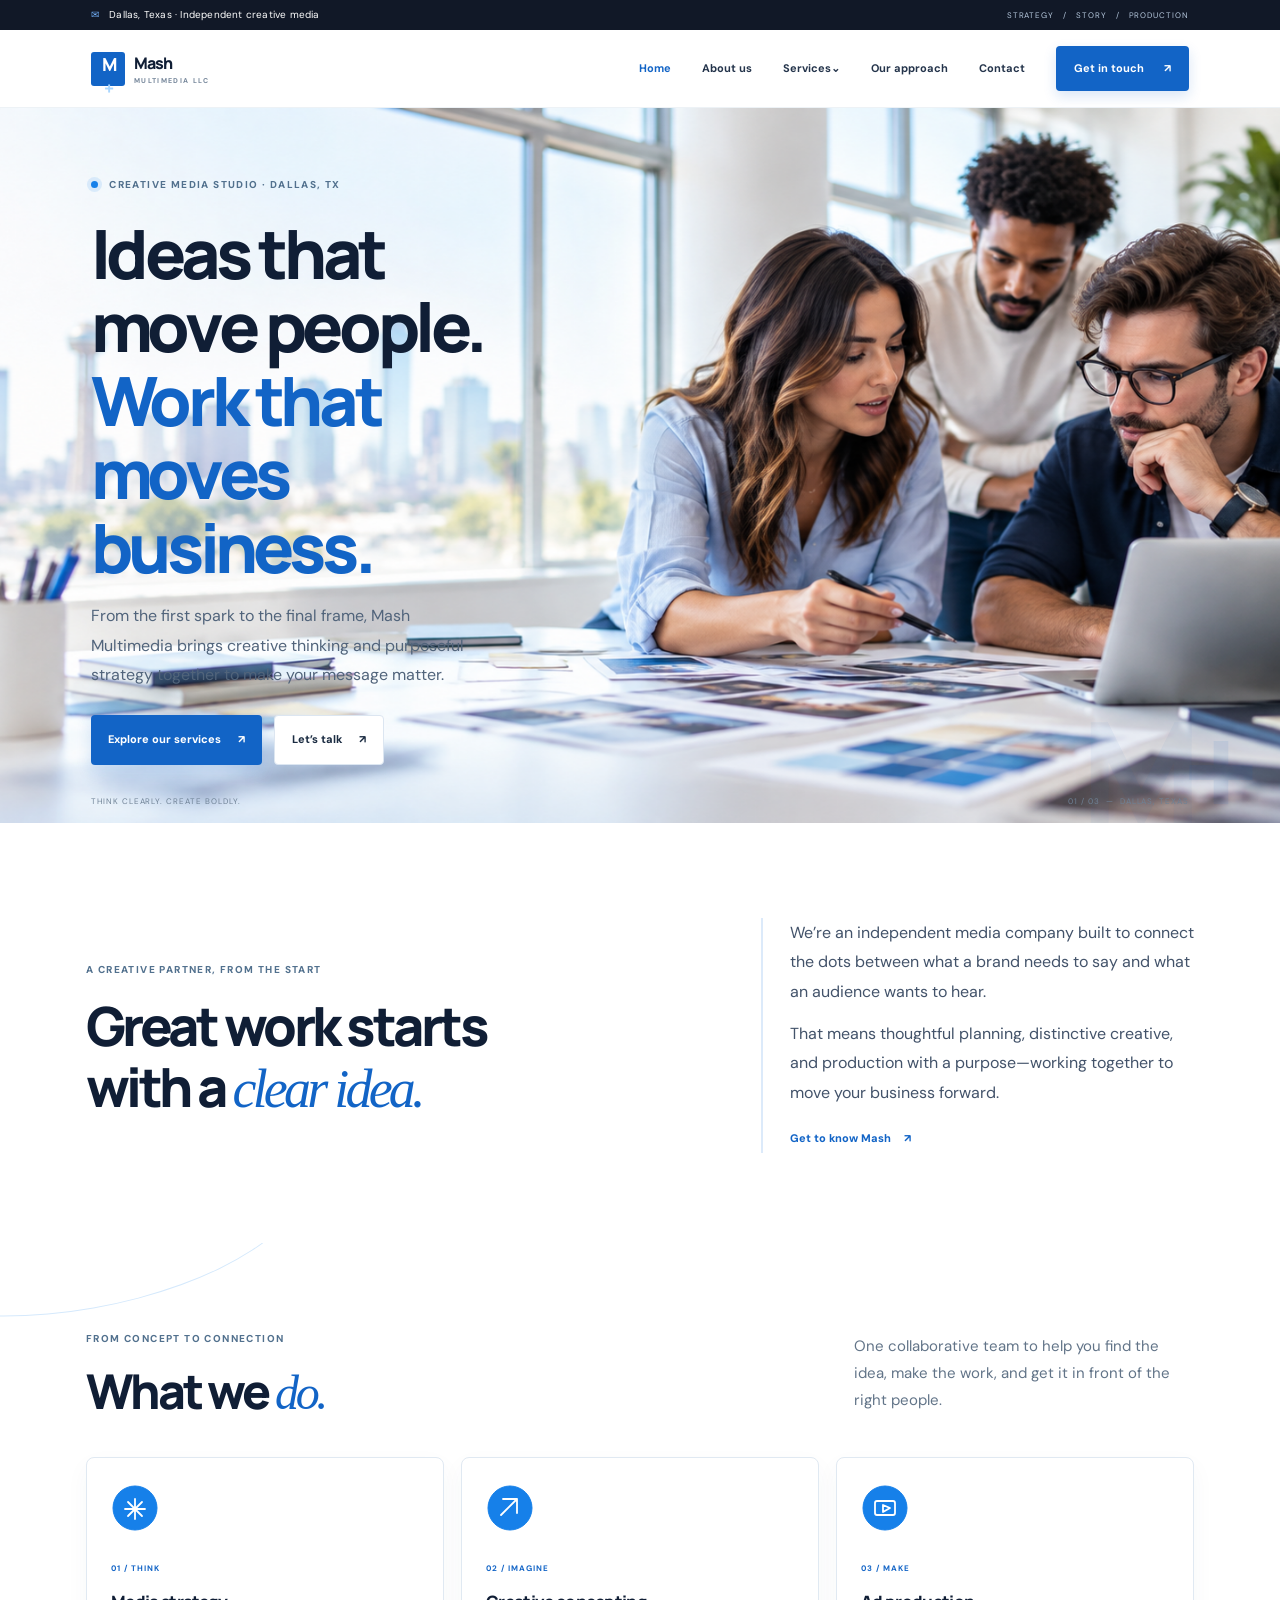
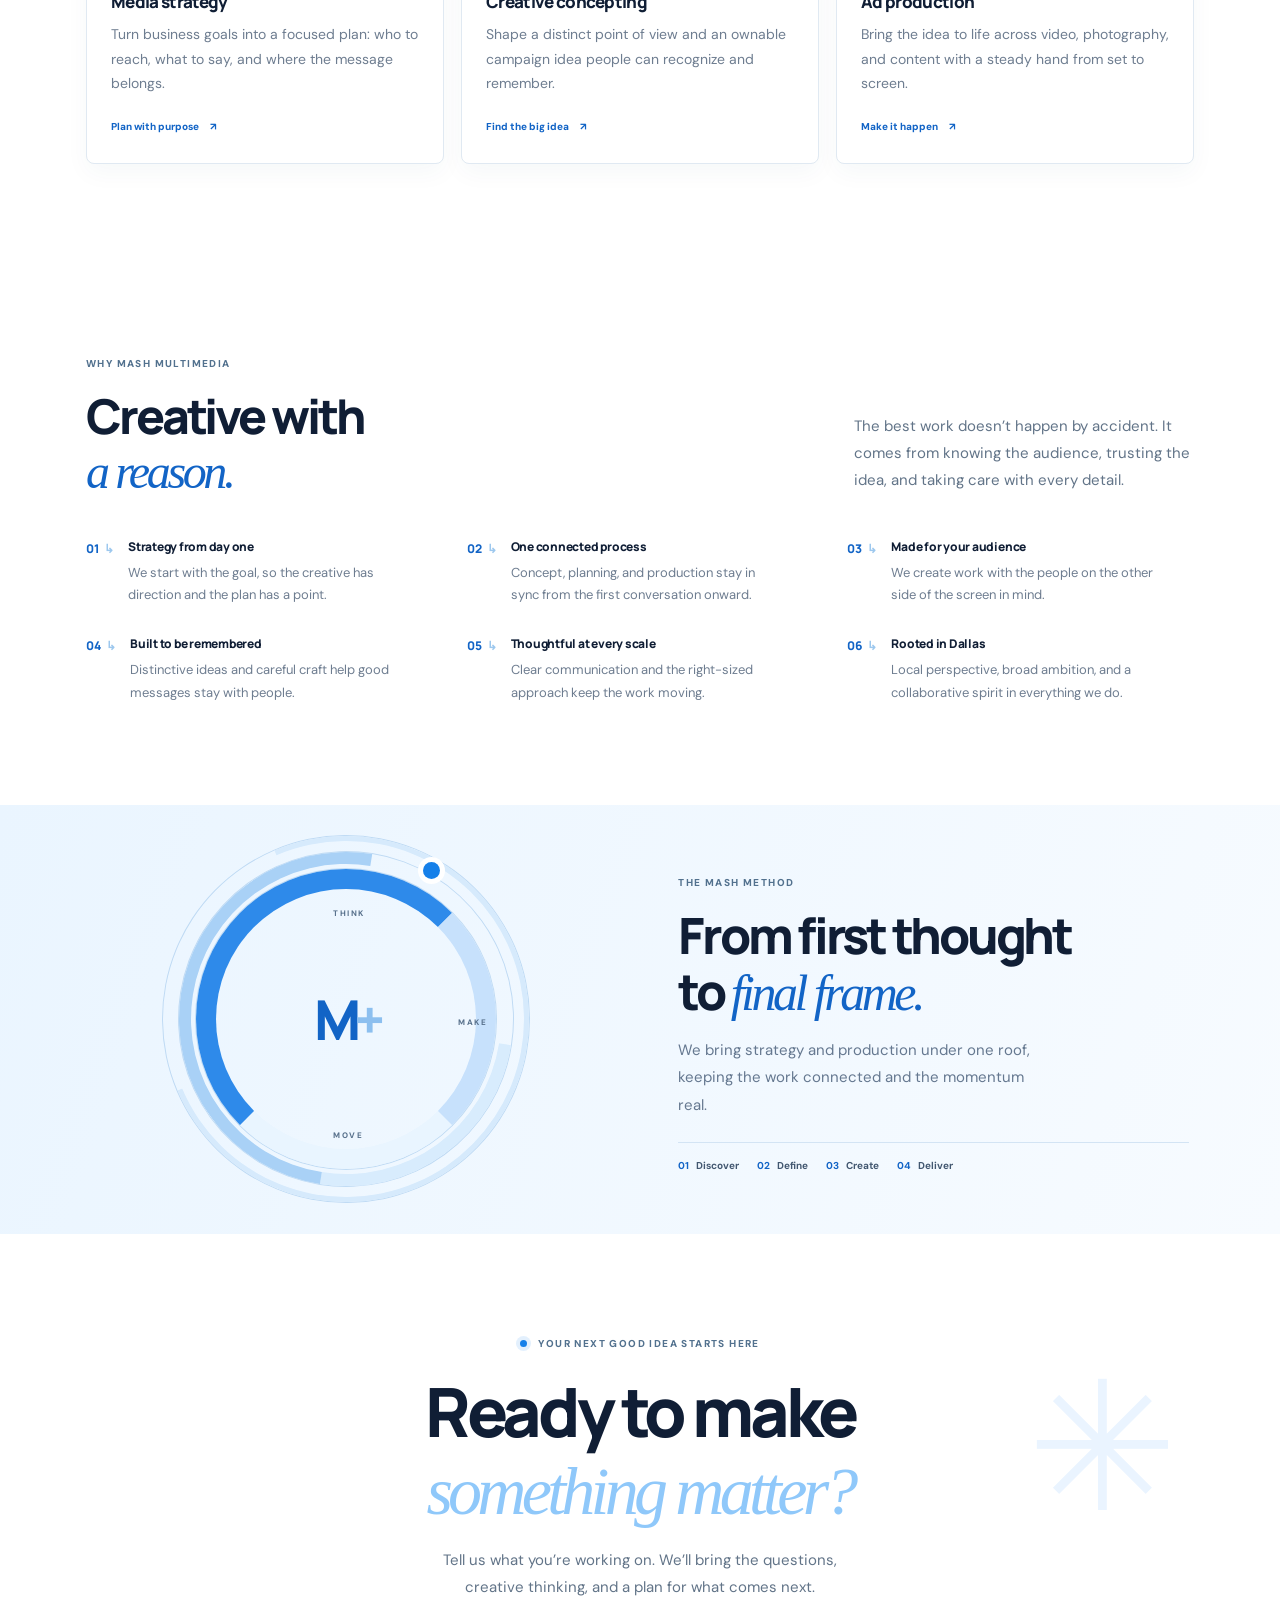
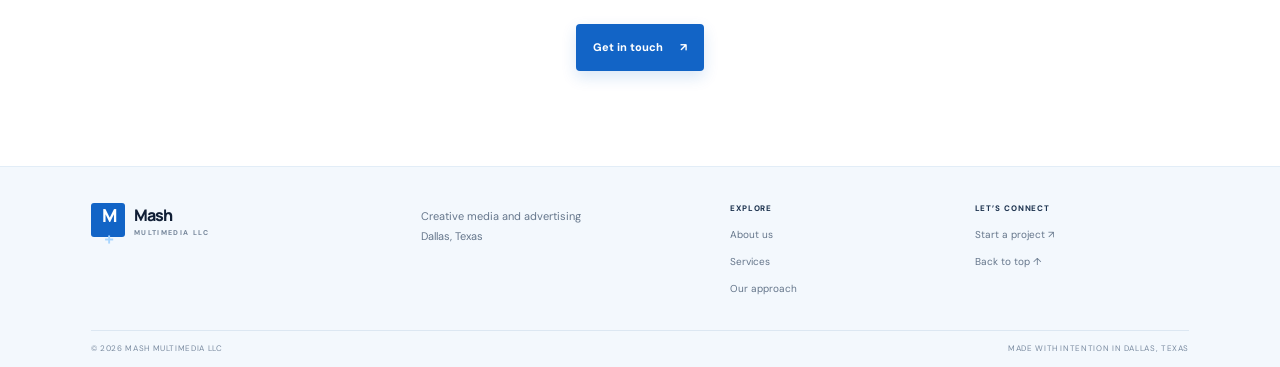
<file: index.html>
<!doctype html>
<html lang="en">
<head>
  <meta charset="utf-8">
  <meta name="viewport" content="width=device-width, initial-scale=1">
  <meta name="theme-color" content="#ffffff">
  <meta name="description" content="Mash Multimedia is a Dallas-based creative media company bringing ideas to life through advertising, production, and media strategy.">
  <title>Mash Multimedia — Creative with a clear direction</title>
  <link rel="preconnect" href="https://fonts.googleapis.com">
  <link rel="preconnect" href="https://fonts.gstatic.com" crossorigin>
  <link href="https://fonts.googleapis.com/css2?family=DM+Sans:wght@400;500;600;700;800&family=Manrope:wght@400;500;600;700;800&display=swap" rel="stylesheet">
  <link rel="stylesheet" href="styles.css">
</head>
<body>
  <div class="utility-bar"><span><i>✉</i> Dallas, Texas · Independent creative media</span><span class="utility-right">STRATEGY&nbsp;&nbsp; / &nbsp;&nbsp;STORY&nbsp;&nbsp; / &nbsp;&nbsp;PRODUCTION</span></div>
  <header class="site-header">
    <a class="brand" href="#top" aria-label="Mash Multimedia home"><span class="brand-mark">M<span>+</span></span><span class="brand-name">Mash<small>MULTIMEDIA LLC</small></span></a>
    <button class="menu-toggle" aria-expanded="false" aria-controls="primary-nav" aria-label="Open navigation"><span></span><span></span><span></span></button>
    <nav id="primary-nav" class="primary-nav" aria-label="Main navigation">
      <a class="active" href="index.html">Home</a><a href="about.html">About us</a><a href="services.html">Services⌄</a><a href="approach.html">Our approach</a><a href="contact.html">Contact</a>
      <a class="nav-cta" href="contact.html">Get in touch <span>↗</span></a>
    </nav>
  </header>

  <main id="top">
    <section class="hero">
      <div class="hero-photo" role="img" aria-label="Creative team planning an advertising campaign in a bright studio"></div>
      <div class="hero-wash"></div>
      <div class="hero-copy">
        <p class="eyebrow"><span class="blue-dot"></span> CREATIVE MEDIA STUDIO · DALLAS, TX</p>
        <h1>Ideas that<br>move people.<br><span>Work that moves</span><br><span>business.</span></h1>
        <p class="hero-intro">From the first spark to the final frame, Mash Multimedia brings creative thinking and purposeful strategy together to make your message matter.</p>
        <div class="hero-actions"><a class="button button-blue" href="#services">Explore our services <span>↗</span></a><a class="button button-white" href="#contact">Let’s talk <span>↗</span></a></div>
      </div>
      <div class="hero-caption"><span>THINK CLEARLY. CREATE BOLDLY.</span><span>01 / 03 &nbsp;—&nbsp; DALLAS, TEXAS</span></div>
      <div class="hero-mark">M<span>+</span></div>
    </section>

    <section class="intro section-wrap" id="about">
      <div class="intro-title"><p class="eyebrow">A CREATIVE PARTNER, FROM THE START</p><h2>Great work starts<br>with a <em>clear idea.</em></h2></div>
      <div class="intro-body"><p>We’re an independent media company built to connect the dots between what a brand needs to say and what an audience wants to hear.</p><p>That means thoughtful planning, distinctive creative, and production with a purpose—working together to move your business forward.</p><a class="arrow-link" href="#approach">Get to know Mash <span>↗</span></a></div>
    </section>

    <section class="services" id="services">
      <div class="section-wrap">
        <div class="section-heading"><div><p class="eyebrow">FROM CONCEPT TO CONNECTION</p><h2>What we <em>do.</em></h2></div><p>One collaborative team to help you find the idea, make the work, and get it in front of the right people.</p></div>
        <div class="service-grid">
          <article class="service-card"><div class="service-icon"><svg viewBox="0 0 48 48" aria-hidden="true"><circle cx="24" cy="24" r="22"/><path d="M14 25h20M24 15v20M17 18l14 14M31 18 17 32"/></svg></div><span class="card-number">01 / THINK</span><h3>Media strategy</h3><p>Turn business goals into a focused plan: who to reach, what to say, and where the message belongs.</p><a href="#contact">Plan with purpose <span>↗</span></a></article>
          <article class="service-card"><div class="service-icon"><svg viewBox="0 0 48 48" aria-hidden="true"><circle cx="24" cy="24" r="22"/><path d="M15 31 31 15M17 15h14v14"/></svg></div><span class="card-number">02 / IMAGINE</span><h3>Creative concepting</h3><p>Shape a distinct point of view and an ownable campaign idea people can recognize and remember.</p><a href="#contact">Find the big idea <span>↗</span></a></article>
          <article class="service-card"><div class="service-icon"><svg viewBox="0 0 48 48" aria-hidden="true"><circle cx="24" cy="24" r="22"/><rect x="14" y="17" width="20" height="14" rx="2"/><path d="m22 21 7 3-7 4z"/></svg></div><span class="card-number">03 / MAKE</span><h3>Ad production</h3><p>Bring the idea to life across video, photography, and content with a steady hand from set to screen.</p><a href="#contact">Make it happen <span>↗</span></a></article>
        </div>
      </div>
    </section>

    <section class="why section-wrap" id="approach">
      <div class="section-heading"><div><p class="eyebrow">WHY MASH MULTIMEDIA</p><h2>Creative with<br><em>a reason.</em></h2></div><p>The best work doesn’t happen by accident. It comes from knowing the audience, trusting the idea, and taking care with every detail.</p></div>
      <div class="why-grid">
        <article><span>01</span><div><h3>Strategy from day one</h3><p>We start with the goal, so the creative has direction and the plan has a point.</p></div></article>
        <article><span>02</span><div><h3>One connected process</h3><p>Concept, planning, and production stay in sync from the first conversation onward.</p></div></article>
        <article><span>03</span><div><h3>Made for your audience</h3><p>We create work with the people on the other side of the screen in mind.</p></div></article>
        <article><span>04</span><div><h3>Built to be remembered</h3><p>Distinctive ideas and careful craft help good messages stay with people.</p></div></article>
        <article><span>05</span><div><h3>Thoughtful at every scale</h3><p>Clear communication and the right-sized approach keep the work moving.</p></div></article>
        <article><span>06</span><div><h3>Rooted in Dallas</h3><p>Local perspective, broad ambition, and a collaborative spirit in everything we do.</p></div></article>
      </div>
    </section>

    <section class="process-band"><div class="process-orbit"><span class="orbit-core">M<span>+</span></span><i class="orbit-dot"></i><b>THINK</b><small>MAKE</small><em>MOVE</em></div><div class="process-copy"><p class="eyebrow">THE MASH METHOD</p><h2>From first thought<br>to <em>final frame.</em></h2><p>We bring strategy and production under one roof, keeping the work connected and the momentum real.</p><div class="process-steps"><span><b>01</b> Discover</span><span><b>02</b> Define</span><span><b>03</b> Create</span><span><b>04</b> Deliver</span></div></div></section>

    <section class="closing" id="contact"><p class="eyebrow"><span class="blue-dot"></span> YOUR NEXT GOOD IDEA STARTS HERE</p><h2>Ready to make<br><em>something matter?</em></h2><p>Tell us what you’re working on. We’ll bring the questions, creative thinking, and a plan for what comes next.</p><a class="button button-blue" href="mailto:YOUR_EMAIL_HERE?subject=Let%E2%80%99s%20talk%20about%20a%20project">Get in touch <span>↗</span></a><span class="closing-spark">✳</span></section>
  </main>
  <footer class="site-footer"><div class="footer-main"><a class="brand" href="index.html"><span class="brand-mark">M<span>+</span></span><span class="brand-name">Mash<small>MULTIMEDIA LLC</small></span></a><p>Creative media and advertising<br>Dallas, Texas</p><div class="footer-links"><b>EXPLORE</b><a href="about.html">About us</a><a href="services.html">Services</a><a href="approach.html">Our approach</a></div><div class="footer-links"><b>LET’S CONNECT</b><a href="contact.html">Start a project ↗</a><a href="#top">Back to top ↑</a></div></div><div class="footer-bottom"><span>© <span id="year"></span> MASH MULTIMEDIA LLC</span><span>MADE WITH INTENTION IN DALLAS, TEXAS</span></div></footer>
  <script src="script.js"></script>
</body>
</html>
</file>
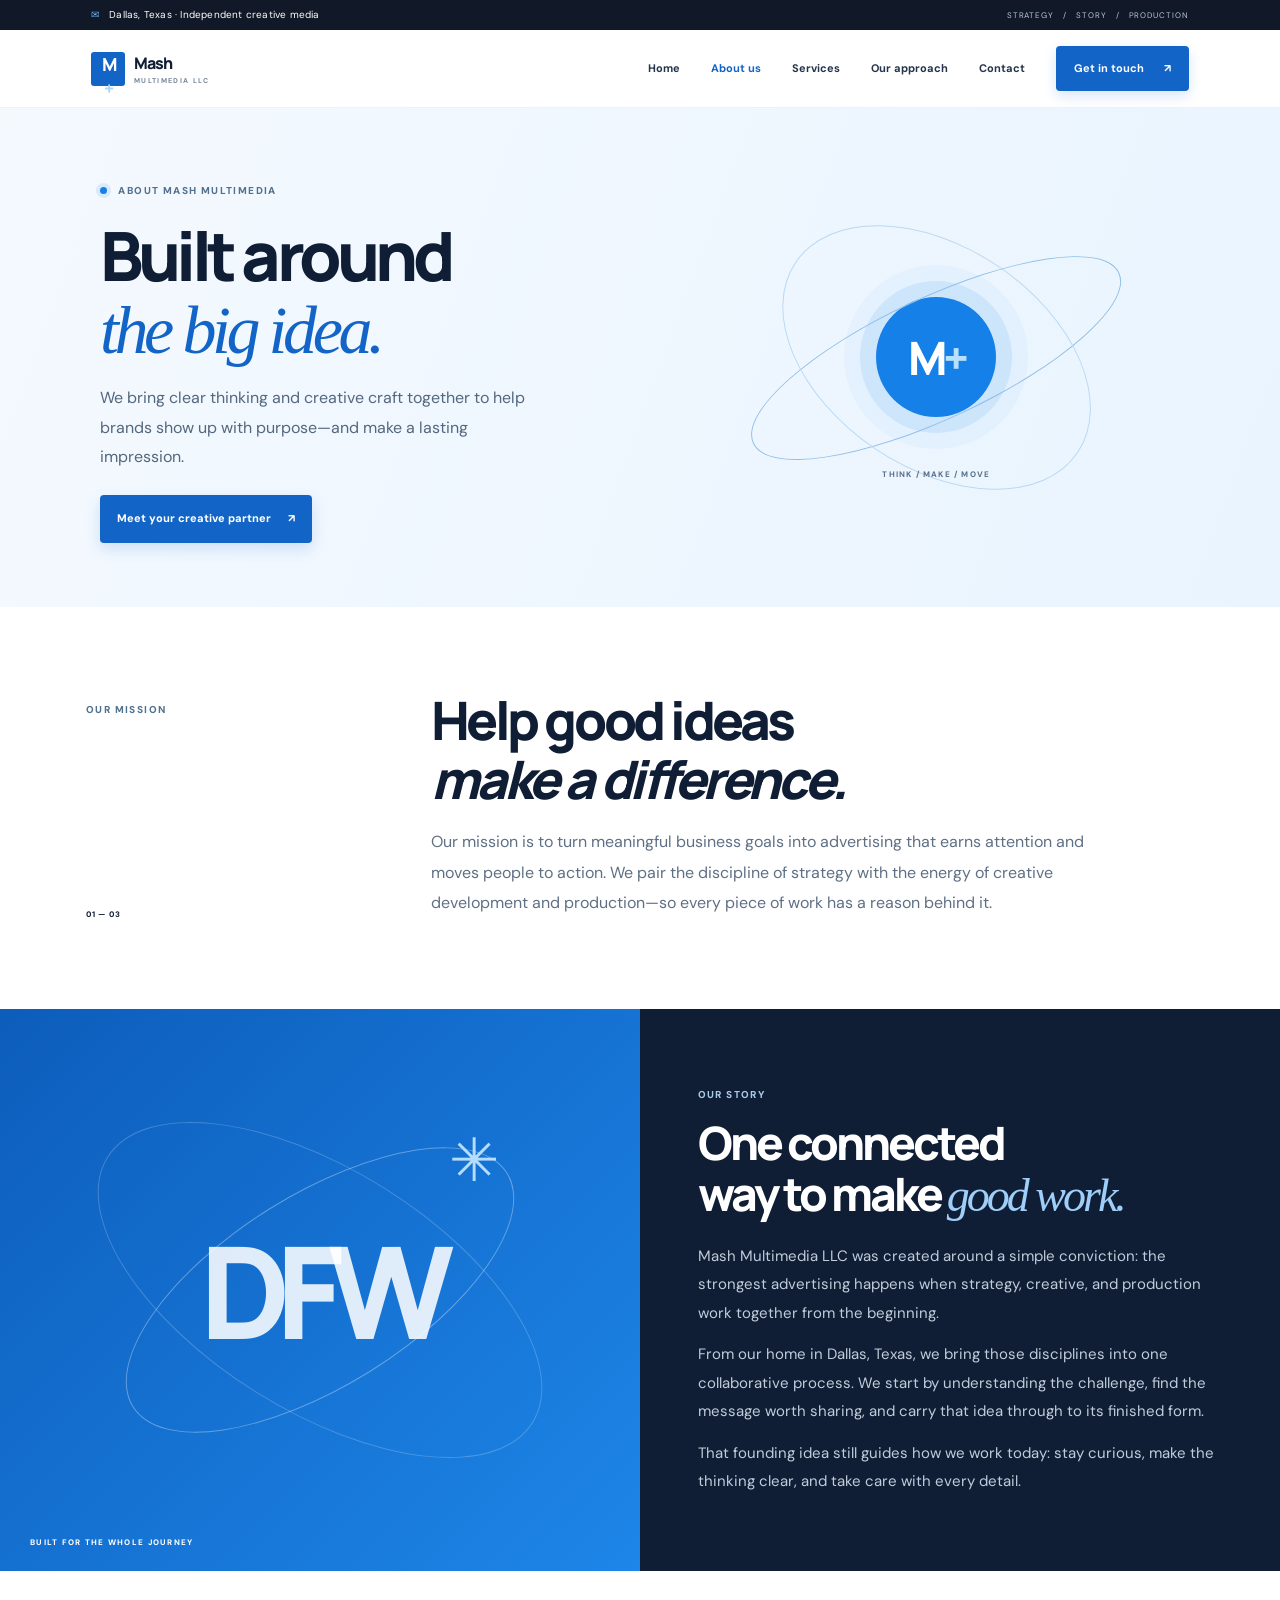
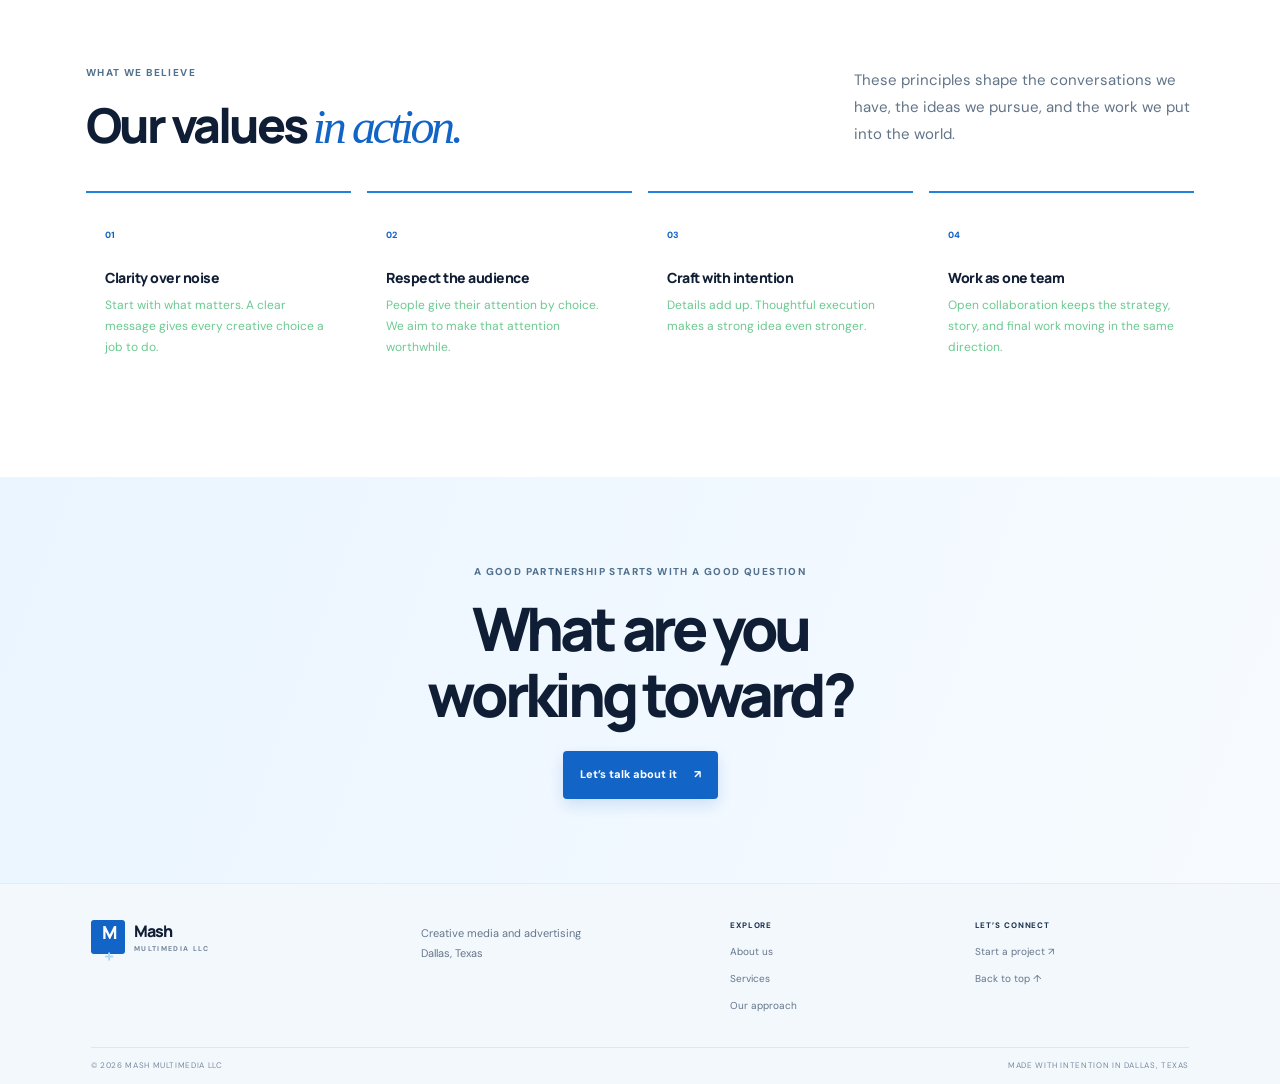
<file: about.html>
<!doctype html>
<html lang="en"><head><meta charset="utf-8"><meta name="viewport" content="width=device-width,initial-scale=1"><meta name="description" content="Meet Mash Multimedia, a Dallas creative media company connecting strategy, storytelling, and production."><title>About Us — Mash Multimedia</title><link rel="preconnect" href="https://fonts.googleapis.com"><link rel="preconnect" href="https://fonts.gstatic.com" crossorigin><link href="https://fonts.googleapis.com/css2?family=DM+Sans:wght@400;500;600;700;800&family=Manrope:wght@400;500;600;700;800&display=swap" rel="stylesheet"><link rel="stylesheet" href="styles.css"></head>
<body><div class="utility-bar"><span><i>✉</i> Dallas, Texas · Independent creative media</span><span class="utility-right">STRATEGY&nbsp;&nbsp; / &nbsp;&nbsp;STORY&nbsp;&nbsp; / &nbsp;&nbsp;PRODUCTION</span></div><header class="site-header"><a class="brand" href="index.html" aria-label="Mash Multimedia home"><span class="brand-mark">M<span>+</span></span><span class="brand-name">Mash<small>MULTIMEDIA LLC</small></span></a><button class="menu-toggle" aria-expanded="false" aria-controls="primary-nav" aria-label="Open navigation"><span></span><span></span><span></span></button><nav id="primary-nav" class="primary-nav" aria-label="Main navigation"><a href="index.html">Home</a><a class="active" href="about.html">About us</a><a href="services.html">Services</a><a href="approach.html">Our approach</a><a href="contact.html">Contact</a><a class="nav-cta" href="contact.html">Get in touch <span>↗</span></a></nav></header>
<main id="top"><section class="inner-hero about-hero"><div class="inner-hero-copy"><p class="eyebrow"><span class="blue-dot"></span> ABOUT MASH MULTIMEDIA</p><h1>Built around<br><em>the big idea.</em></h1><p>We bring clear thinking and creative craft together to help brands show up with purpose—and make a lasting impression.</p><a class="button button-blue" href="contact.html">Meet your creative partner <span>↗</span></a></div><div class="inner-hero-graphic"><span class="graphic-sun"></span><span class="graphic-ring ring-a"></span><span class="graphic-ring ring-b"></span><b>M<span>+</span></b><small>THINK / MAKE / MOVE</small></div></section>
<section class="mission section-wrap"><div class="mission-label"><p class="eyebrow">OUR MISSION</p><span>01 — 03</span></div><div><h2>Help good ideas<br><em>make a difference.</em></h2><p>Our mission is to turn meaningful business goals into advertising that earns attention and moves people to action. We pair the discipline of strategy with the energy of creative development and production—so every piece of work has a reason behind it.</p></div></section>
<section class="origin"><div class="origin-art"><span>DFW</span><i>✳</i><small>BUILT FOR THE WHOLE JOURNEY</small></div><div class="origin-copy"><p class="eyebrow">OUR STORY</p><h2>One connected<br>way to make <em>good work.</em></h2><p>Mash Multimedia LLC was created around a simple conviction: the strongest advertising happens when strategy, creative, and production work together from the beginning.</p><p>From our home in Dallas, Texas, we bring those disciplines into one collaborative process. We start by understanding the challenge, find the message worth sharing, and carry that idea through to its finished form.</p><p>That founding idea still guides how we work today: stay curious, make the thinking clear, and take care with every detail.</p></div></section>
<section class="values section-wrap"><div class="section-heading"><div><p class="eyebrow">WHAT WE BELIEVE</p><h2>Our values <em>in action.</em></h2></div><p>These principles shape the conversations we have, the ideas we pursue, and the work we put into the world.</p></div><div class="values-grid"><article><span>01</span><h3>Clarity over noise</h3><p>Start with what matters. A clear message gives every creative choice a job to do.</p></article><article><span>02</span><h3>Respect the audience</h3><p>People give their attention by choice. We aim to make that attention worthwhile.</p></article><article><span>03</span><h3>Craft with intention</h3><p>Details add up. Thoughtful execution makes a strong idea even stronger.</p></article><article><span>04</span><h3>Work as one team</h3><p>Open collaboration keeps the strategy, story, and final work moving in the same direction.</p></article></div></section>
<section class="page-cta"><p class="eyebrow">A GOOD PARTNERSHIP STARTS WITH A GOOD QUESTION</p><h2>What are you<br>working toward?</h2><a class="button button-blue" href="contact.html">Let’s talk about it <span>↗</span></a></section></main>
<footer class="site-footer"><div class="footer-main"><a class="brand" href="index.html"><span class="brand-mark">M<span>+</span></span><span class="brand-name">Mash<small>MULTIMEDIA LLC</small></span></a><p>Creative media and advertising<br>Dallas, Texas</p><div class="footer-links"><b>EXPLORE</b><a href="about.html">About us</a><a href="services.html">Services</a><a href="approach.html">Our approach</a></div><div class="footer-links"><b>LET’S CONNECT</b><a href="contact.html">Start a project ↗</a><a href="#top">Back to top ↑</a></div></div><div class="footer-bottom"><span>© <span id="year"></span> MASH MULTIMEDIA LLC</span><span>MADE WITH INTENTION IN DALLAS, TEXAS</span></div></footer><script src="script.js"></script></body></html>
</file>
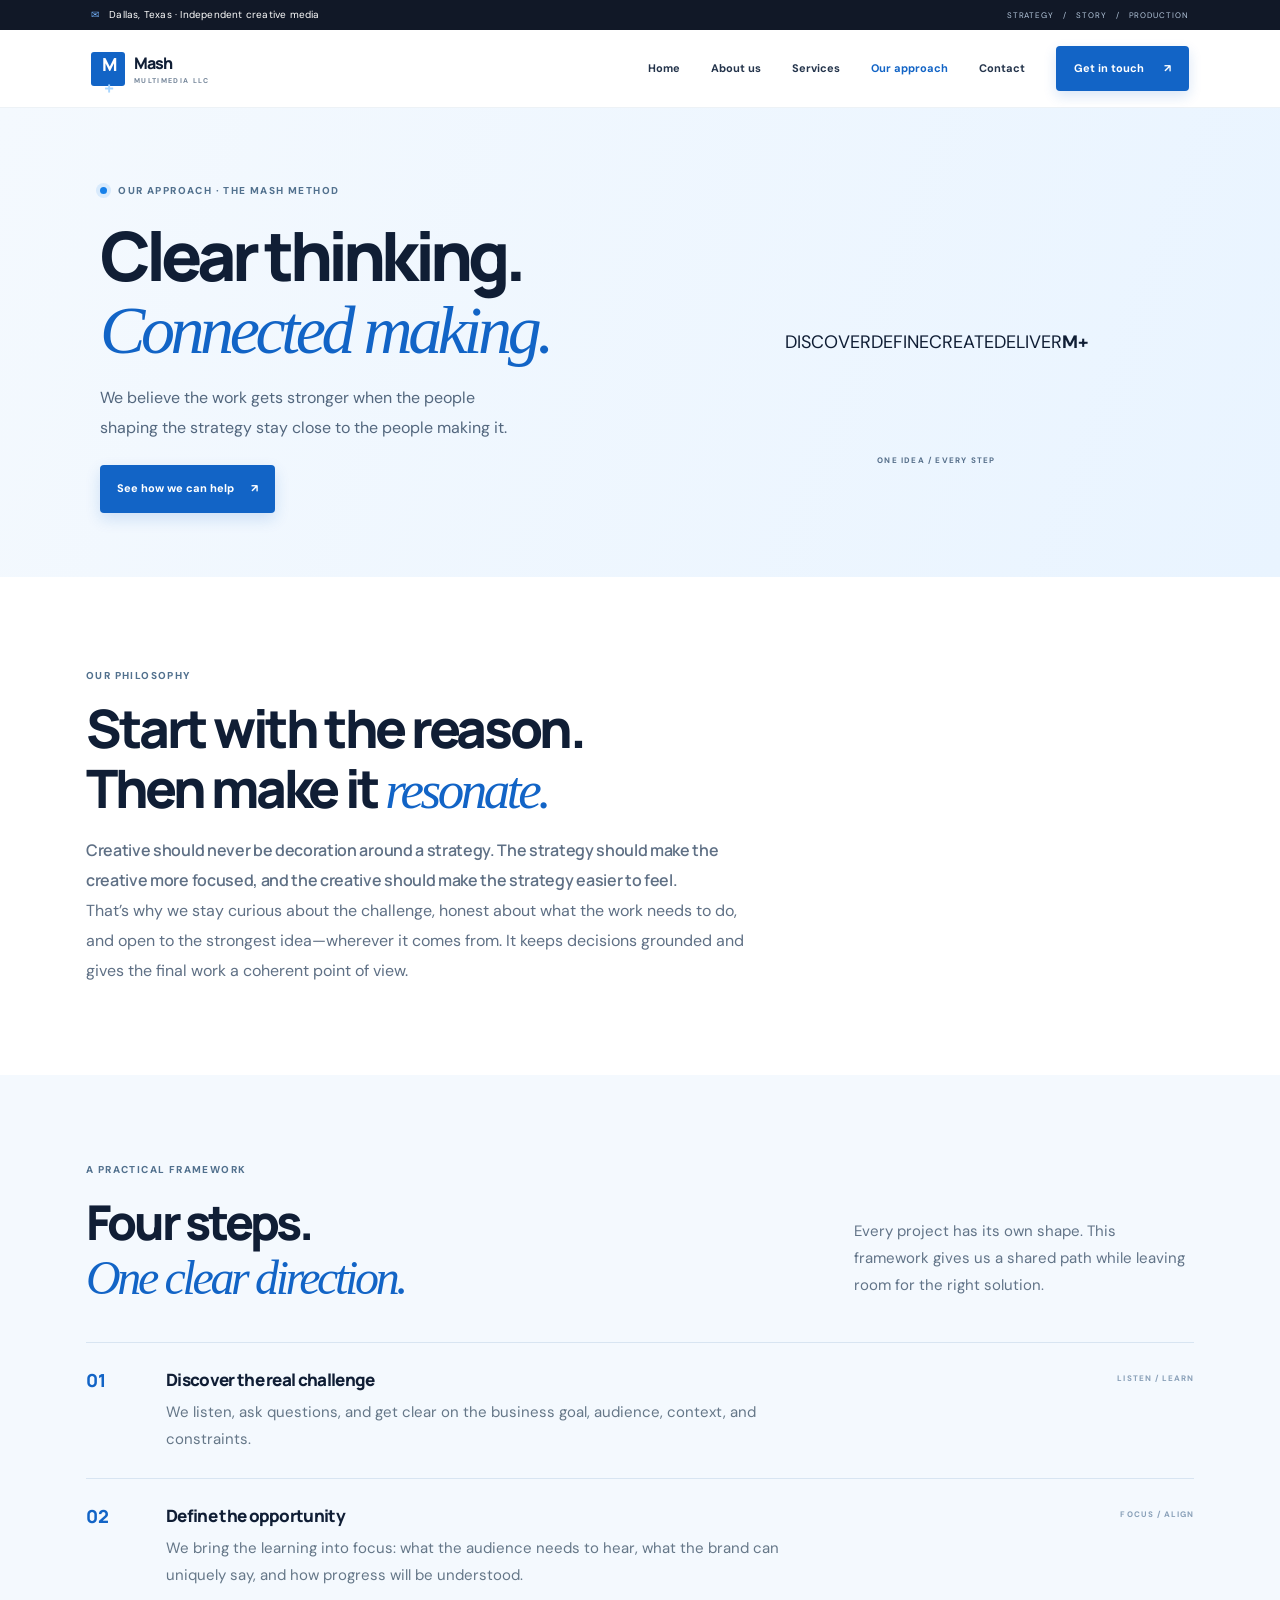
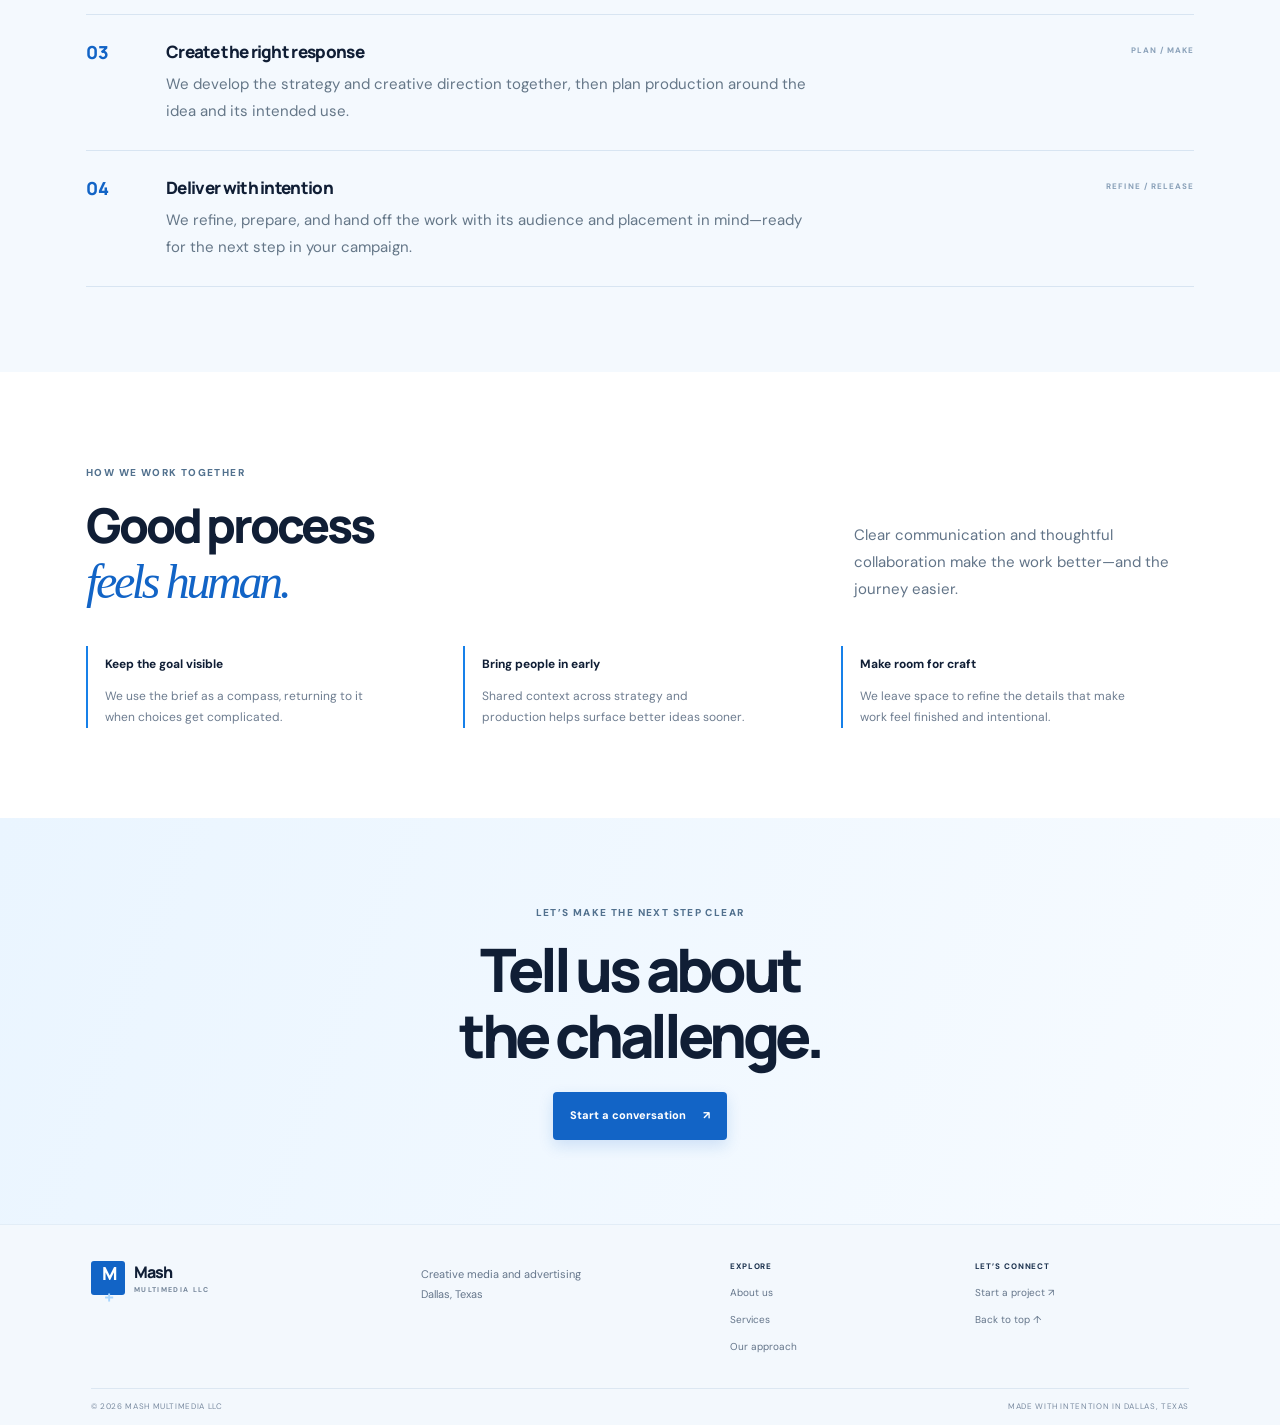
<file: approach.html>
<!doctype html>
<html lang="en"><head><meta charset="utf-8"><meta name="viewport" content="width=device-width,initial-scale=1"><meta name="description" content="See how Mash Multimedia connects strategy, creative development, and production in a focused process."><title>Our Approach — Mash Multimedia</title><link rel="preconnect" href="https://fonts.googleapis.com"><link rel="preconnect" href="https://fonts.gstatic.com" crossorigin><link href="https://fonts.googleapis.com/css2?family=DM+Sans:wght@400;500;600;700;800&family=Manrope:wght@400;500;600;700;800&display=swap" rel="stylesheet"><link rel="stylesheet" href="styles.css"></head>
<body><div class="utility-bar"><span><i>✉</i> Dallas, Texas · Independent creative media</span><span class="utility-right">STRATEGY&nbsp;&nbsp; / &nbsp;&nbsp;STORY&nbsp;&nbsp; / &nbsp;&nbsp;PRODUCTION</span></div><header class="site-header"><a class="brand" href="index.html" aria-label="Mash Multimedia home"><span class="brand-mark">M<span>+</span></span><span class="brand-name">Mash<small>MULTIMEDIA LLC</small></span></a><button class="menu-toggle" aria-expanded="false" aria-controls="primary-nav" aria-label="Open navigation"><span></span><span></span><span></span></button><nav id="primary-nav" class="primary-nav" aria-label="Main navigation"><a href="index.html">Home</a><a href="about.html">About us</a><a href="services.html">Services</a><a class="active" href="approach.html">Our approach</a><a href="contact.html">Contact</a><a class="nav-cta" href="contact.html">Get in touch <span>↗</span></a></nav></header>
<main id="top"><section class="inner-hero approach-hero"><div class="inner-hero-copy"><p class="eyebrow"><span class="blue-dot"></span> OUR APPROACH · THE MASH METHOD</p><h1>Clear thinking.<br><em>Connected making.</em></h1><p>We believe the work gets stronger when the people shaping the strategy stay close to the people making it.</p><a class="button button-blue" href="services.html">See how we can help <span>↗</span></a></div><div class="inner-hero-graphic approach-graphic"><div class="method-wheel"><span>DISCOVER</span><span>DEFINE</span><span>CREATE</span><span>DELIVER</span><b>M<span>+</span></b></div><small>ONE IDEA / EVERY STEP</small></div></section>
<section class="approach-belief section-wrap"><p class="eyebrow">OUR PHILOSOPHY</p><h2>Start with the reason.<br>Then make it <em>resonate.</em></h2><p class="lead">Creative should never be decoration around a strategy. The strategy should make the creative more focused, and the creative should make the strategy easier to feel.</p><p>That’s why we stay curious about the challenge, honest about what the work needs to do, and open to the strongest idea—wherever it comes from. It keeps decisions grounded and gives the final work a coherent point of view.</p></section>
<section class="methodology"><div class="section-wrap"><div class="section-heading"><div><p class="eyebrow">A PRACTICAL FRAMEWORK</p><h2>Four steps.<br><em>One clear direction.</em></h2></div><p>Every project has its own shape. This framework gives us a shared path while leaving room for the right solution.</p></div><div class="method-list"><article><span>01</span><div><h3>Discover the real challenge</h3><p>We listen, ask questions, and get clear on the business goal, audience, context, and constraints.</p></div><small>LISTEN / LEARN</small></article><article><span>02</span><div><h3>Define the opportunity</h3><p>We bring the learning into focus: what the audience needs to hear, what the brand can uniquely say, and how progress will be understood.</p></div><small>FOCUS / ALIGN</small></article><article><span>03</span><div><h3>Create the right response</h3><p>We develop the strategy and creative direction together, then plan production around the idea and its intended use.</p></div><small>PLAN / MAKE</small></article><article><span>04</span><div><h3>Deliver with intention</h3><p>We refine, prepare, and hand off the work with its audience and placement in mind—ready for the next step in your campaign.</p></div><small>REFINE / RELEASE</small></article></div></div></section>
<section class="principles section-wrap"><div class="section-heading"><div><p class="eyebrow">HOW WE WORK TOGETHER</p><h2>Good process<br><em>feels human.</em></h2></div><p>Clear communication and thoughtful collaboration make the work better—and the journey easier.</p></div><div class="principle-grid"><article><b>Keep the goal visible</b><p>We use the brief as a compass, returning to it when choices get complicated.</p></article><article><b>Bring people in early</b><p>Shared context across strategy and production helps surface better ideas sooner.</p></article><article><b>Make room for craft</b><p>We leave space to refine the details that make work feel finished and intentional.</p></article></div></section>
<section class="page-cta"><p class="eyebrow">LET’S MAKE THE NEXT STEP CLEAR</p><h2>Tell us about<br>the challenge.</h2><a class="button button-blue" href="contact.html">Start a conversation <span>↗</span></a></section></main>
<footer class="site-footer"><div class="footer-main"><a class="brand" href="index.html"><span class="brand-mark">M<span>+</span></span><span class="brand-name">Mash<small>MULTIMEDIA LLC</small></span></a><p>Creative media and advertising<br>Dallas, Texas</p><div class="footer-links"><b>EXPLORE</b><a href="about.html">About us</a><a href="services.html">Services</a><a href="approach.html">Our approach</a></div><div class="footer-links"><b>LET’S CONNECT</b><a href="contact.html">Start a project ↗</a><a href="#top">Back to top ↑</a></div></div><div class="footer-bottom"><span>© <span id="year"></span> MASH MULTIMEDIA LLC</span><span>MADE WITH INTENTION IN DALLAS, TEXAS</span></div></footer><script src="script.js"></script></body></html>
</file>
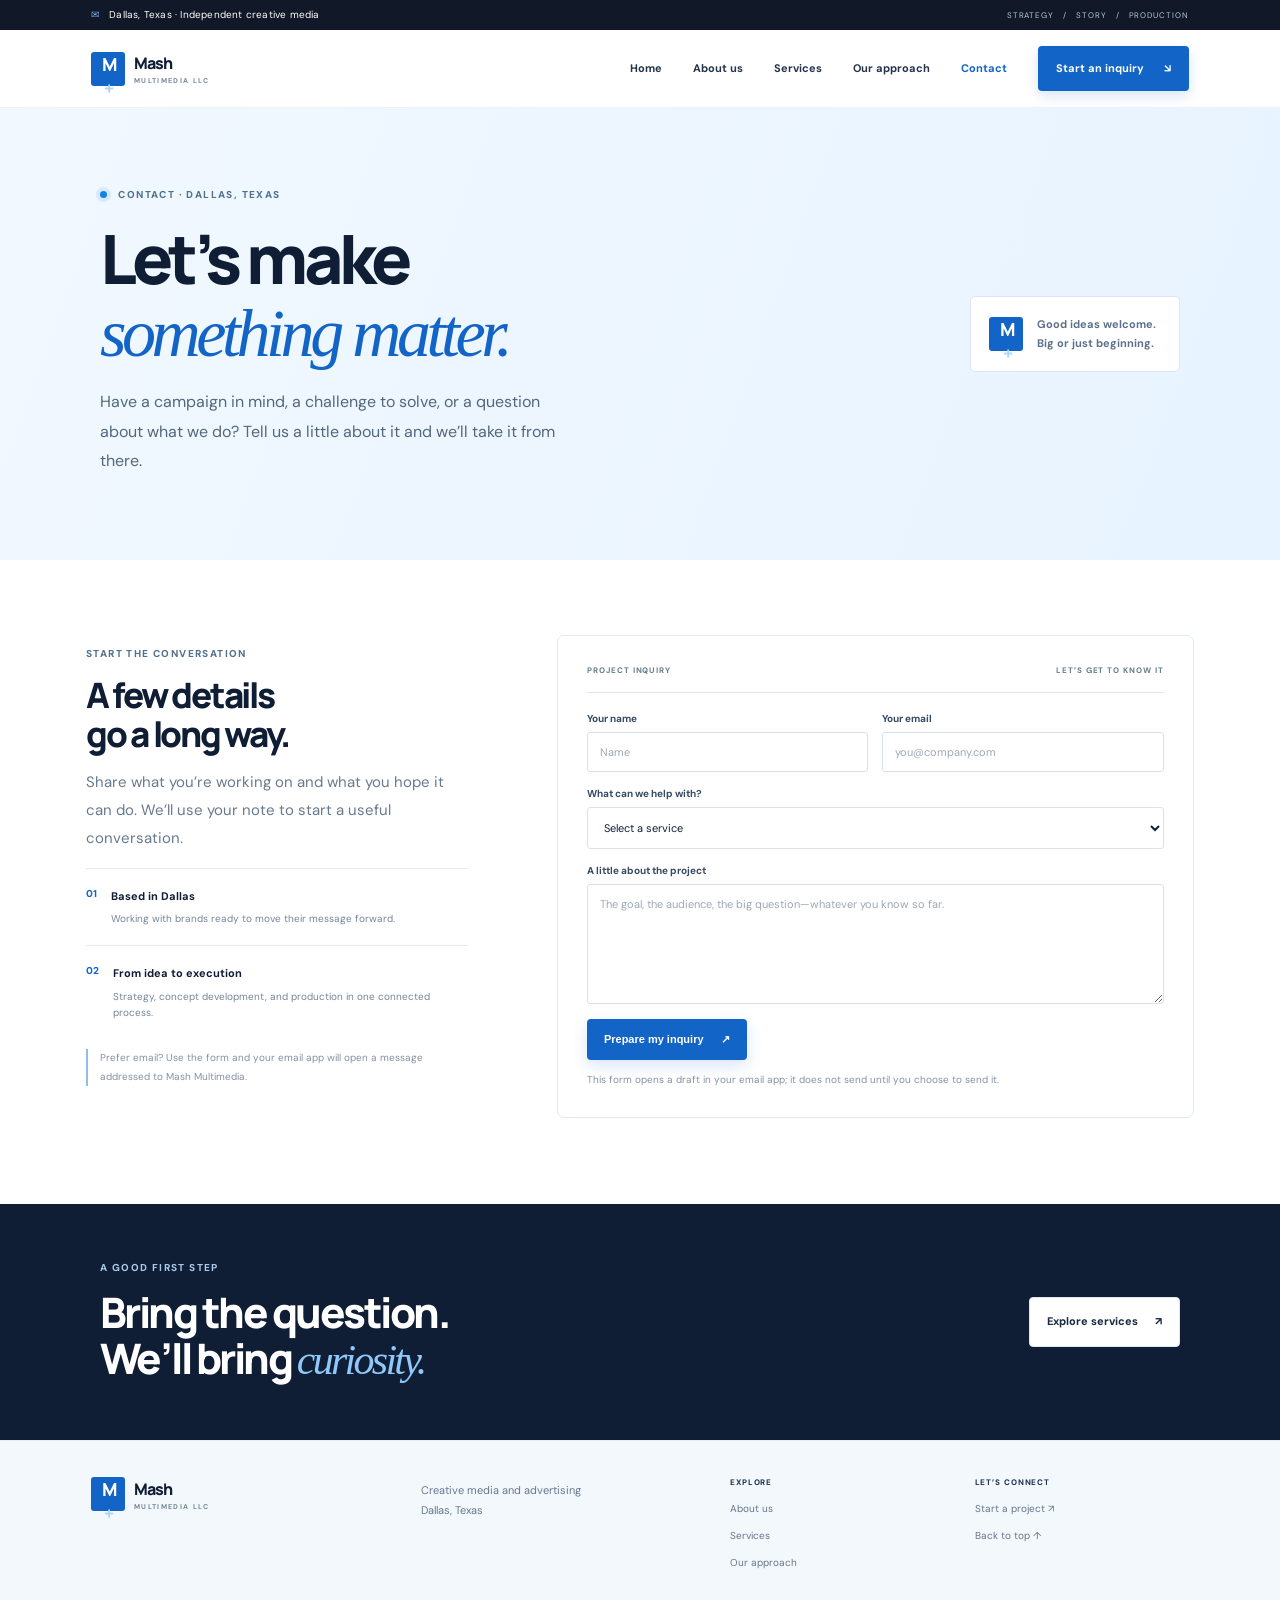
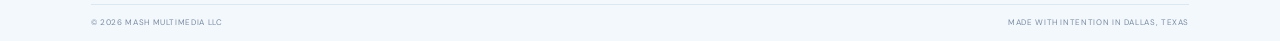
<file: contact.html>
<!doctype html>
<html lang="en"><head><meta charset="utf-8"><meta name="viewport" content="width=device-width,initial-scale=1"><meta name="description" content="Get in touch with Mash Multimedia in Dallas to discuss advertising, production, and media strategy."><title>Contact — Mash Multimedia</title><link rel="preconnect" href="https://fonts.googleapis.com"><link rel="preconnect" href="https://fonts.gstatic.com" crossorigin><link href="https://fonts.googleapis.com/css2?family=DM+Sans:wght@400;500;600;700;800&family=Manrope:wght@400;500;600;700;800&display=swap" rel="stylesheet"><link rel="stylesheet" href="styles.css"></head>
<body><div class="utility-bar"><span><i>✉</i> Dallas, Texas · Independent creative media</span><span class="utility-right">STRATEGY&nbsp;&nbsp; / &nbsp;&nbsp;STORY&nbsp;&nbsp; / &nbsp;&nbsp;PRODUCTION</span></div><header class="site-header"><a class="brand" href="index.html" aria-label="Mash Multimedia home"><span class="brand-mark">M<span>+</span></span><span class="brand-name">Mash<small>MULTIMEDIA LLC</small></span></a><button class="menu-toggle" aria-expanded="false" aria-controls="primary-nav" aria-label="Open navigation"><span></span><span></span><span></span></button><nav id="primary-nav" class="primary-nav" aria-label="Main navigation"><a href="index.html">Home</a><a href="about.html">About us</a><a href="services.html">Services</a><a href="approach.html">Our approach</a><a class="active" href="contact.html">Contact</a><a class="nav-cta" href="#inquiry">Start an inquiry <span>↘</span></a></nav></header>
<main id="top"><section class="contact-hero"><div><p class="eyebrow"><span class="blue-dot"></span> CONTACT · DALLAS, TEXAS</p><h1>Let’s make<br><em>something matter.</em></h1><p>Have a campaign in mind, a challenge to solve, or a question about what we do? Tell us a little about it and we’ll take it from there.</p></div><div class="contact-signoff"><span class="brand-mark">M<span>+</span></span><p>Good ideas welcome.<br>Big or just beginning.</p></div></section>
<section class="contact-layout section-wrap" id="inquiry"><div class="contact-aside"><p class="eyebrow">START THE CONVERSATION</p><h2>A few details<br>go a long way.</h2><p>Share what you’re working on and what you hope it can do. We’ll use your note to start a useful conversation.</p><div class="contact-fact"><span>01</span><div><b>Based in Dallas</b><small>Working with brands ready to move their message forward.</small></div></div><div class="contact-fact"><span>02</span><div><b>From idea to execution</b><small>Strategy, concept development, and production in one connected process.</small></div></div><p class="contact-note">Prefer email? Use the form and your email app will open a message addressed to Mash Multimedia.</p></div><form class="inquiry-form" id="inquiry-form"><div class="form-heading"><span>PROJECT INQUIRY</span><span>LET’S GET TO KNOW IT</span></div><div class="field-row"><label>Your name<input name="name" autocomplete="name" required placeholder="Name"></label><label>Your email<input name="email" type="email" autocomplete="email" required placeholder="you@company.com"></label></div><label>What can we help with?<select name="service" required><option value="" disabled selected>Select a service</option><option>Media strategy</option><option>Creative concepting</option><option>Advertising production</option><option>A combination of services</option><option>Not sure yet</option></select></label><label>A little about the project<textarea name="message" rows="5" required placeholder="The goal, the audience, the big question—whatever you know so far."></textarea></label><button class="button button-blue" type="submit">Prepare my inquiry <span>↗</span></button><p class="form-disclaimer" id="form-status" aria-live="polite">This form opens a draft in your email app; it does not send until you choose to send it.</p></form></section>
<section class="contact-bottom"><div><p class="eyebrow">A GOOD FIRST STEP</p><h2>Bring the question.<br>We’ll bring <em>curiosity.</em></h2></div><a class="button button-white" href="services.html">Explore services <span>↗</span></a></section></main>
<footer class="site-footer"><div class="footer-main"><a class="brand" href="index.html"><span class="brand-mark">M<span>+</span></span><span class="brand-name">Mash<small>MULTIMEDIA LLC</small></span></a><p>Creative media and advertising<br>Dallas, Texas</p><div class="footer-links"><b>EXPLORE</b><a href="about.html">About us</a><a href="services.html">Services</a><a href="approach.html">Our approach</a></div><div class="footer-links"><b>LET’S CONNECT</b><a href="#inquiry">Start a project ↗</a><a href="#top">Back to top ↑</a></div></div><div class="footer-bottom"><span>© <span id="year"></span> MASH MULTIMEDIA LLC</span><span>MADE WITH INTENTION IN DALLAS, TEXAS</span></div></footer><script src="script.js"></script></body></html>
</file>
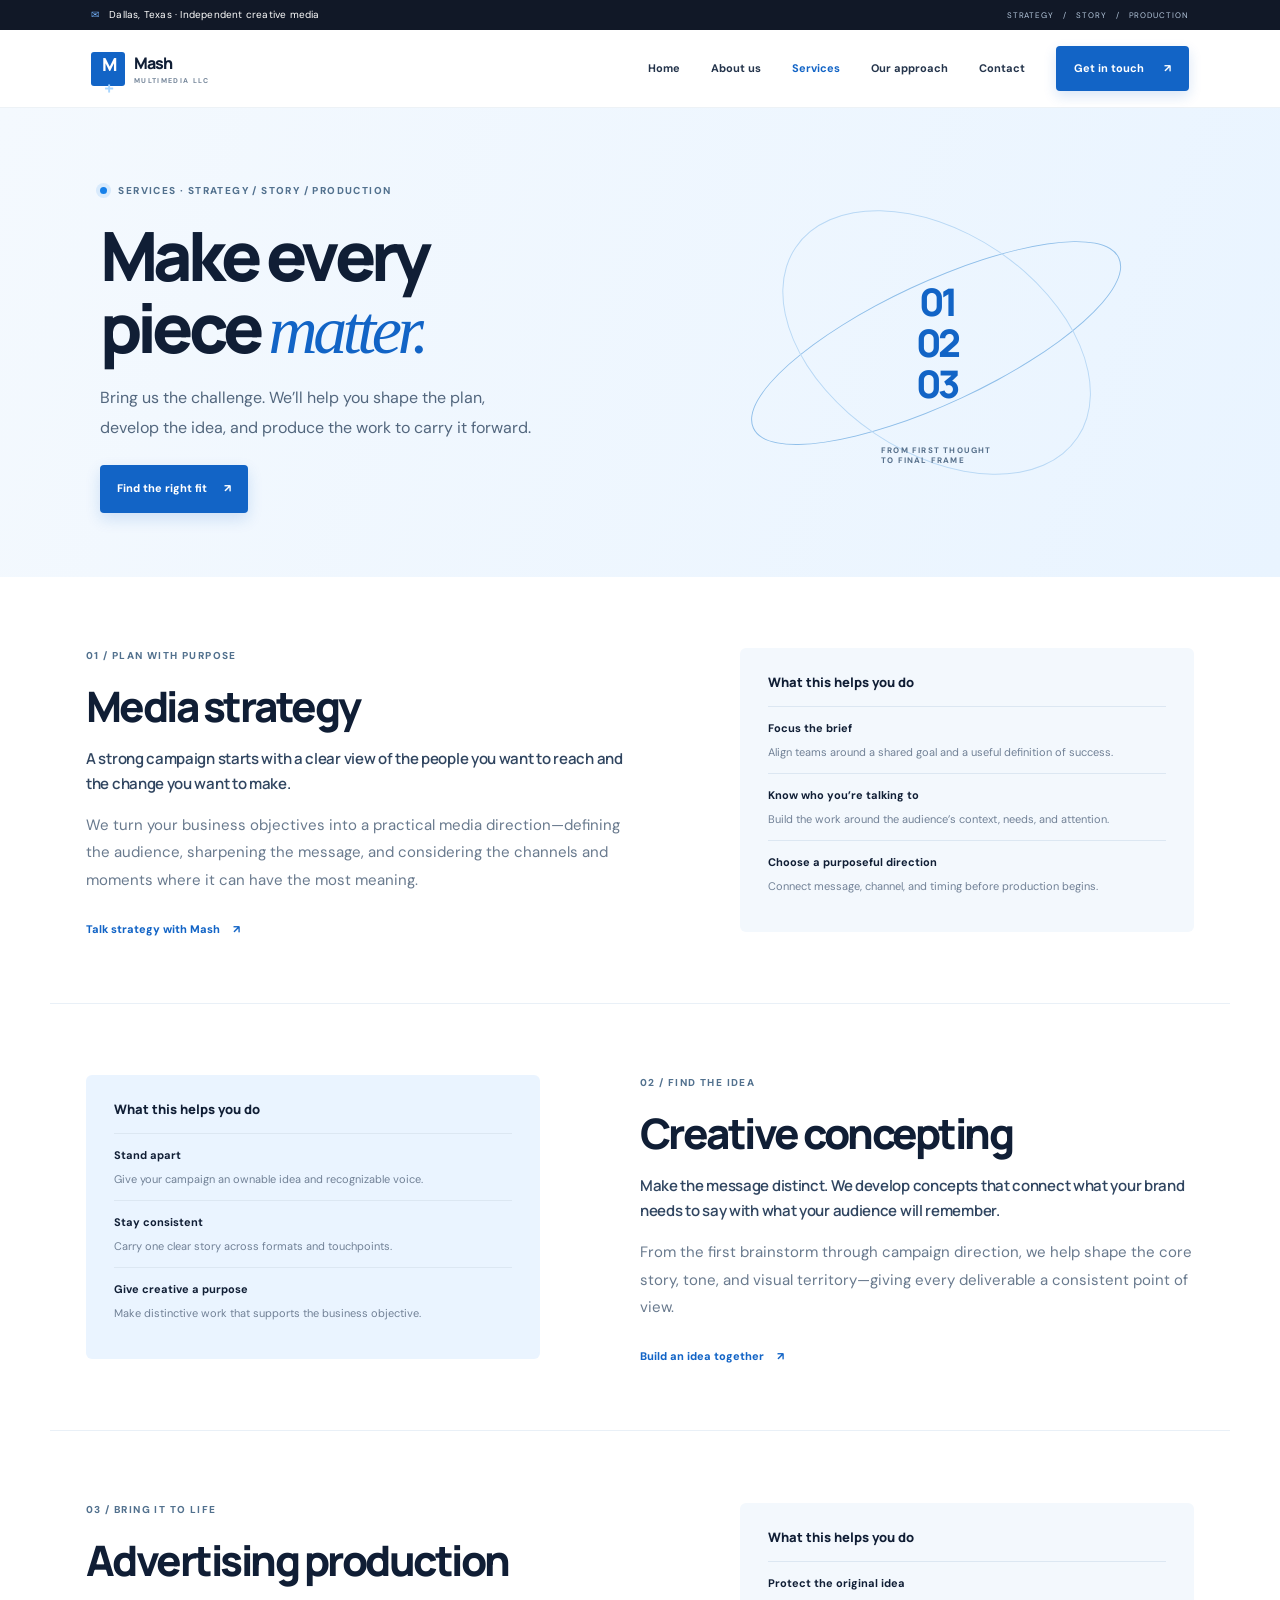
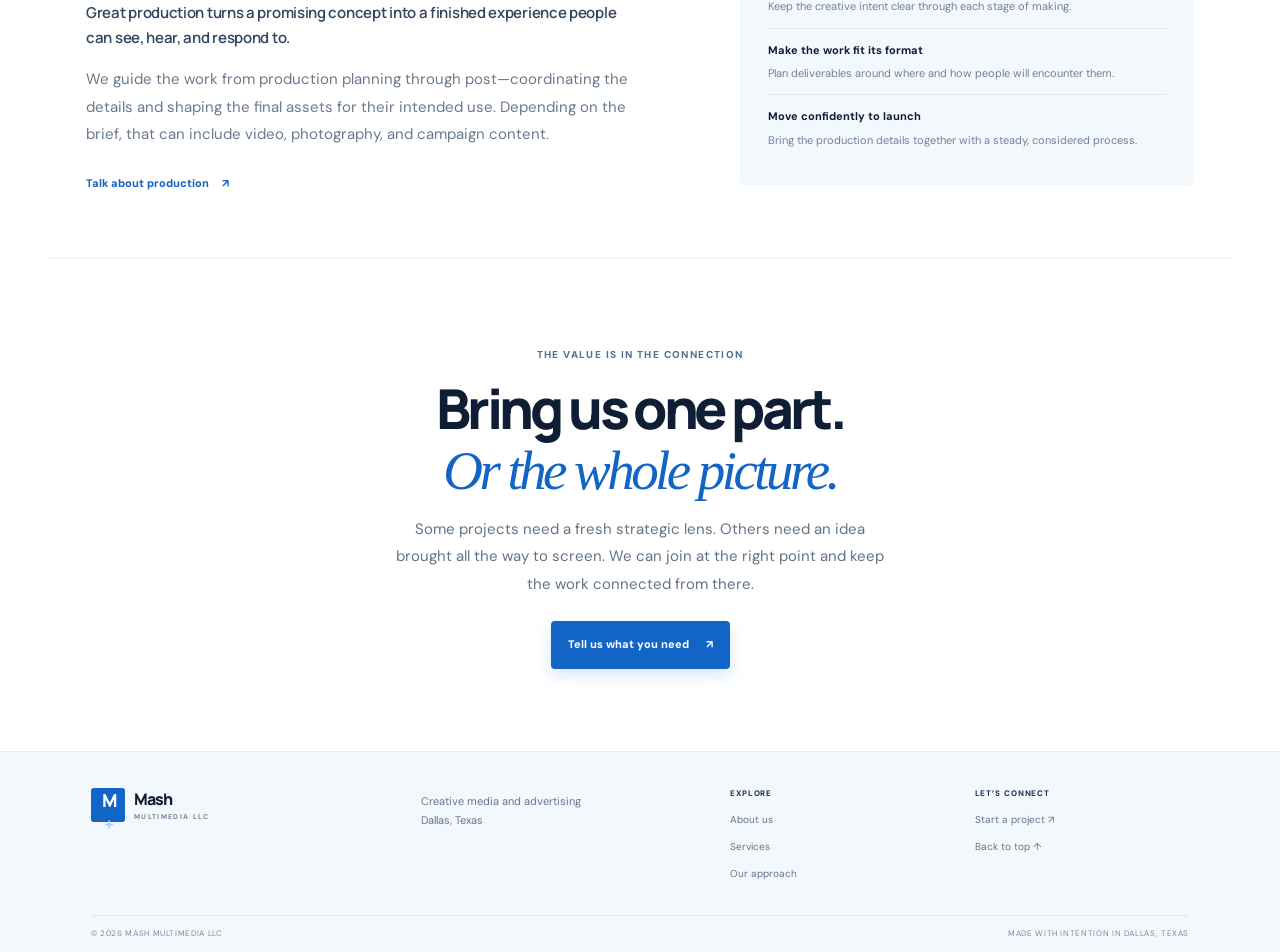
<file: services.html>
<!doctype html>
<html lang="en"><head><meta charset="utf-8"><meta name="viewport" content="width=device-width,initial-scale=1"><meta name="description" content="Explore Mash Multimedia's advertising, creative development, production, and media strategy services."><title>Services — Mash Multimedia</title><link rel="preconnect" href="https://fonts.googleapis.com"><link rel="preconnect" href="https://fonts.gstatic.com" crossorigin><link href="https://fonts.googleapis.com/css2?family=DM+Sans:wght@400;500;600;700;800&family=Manrope:wght@400;500;600;700;800&display=swap" rel="stylesheet"><link rel="stylesheet" href="styles.css"></head>
<body><div class="utility-bar"><span><i>✉</i> Dallas, Texas · Independent creative media</span><span class="utility-right">STRATEGY&nbsp;&nbsp; / &nbsp;&nbsp;STORY&nbsp;&nbsp; / &nbsp;&nbsp;PRODUCTION</span></div><header class="site-header"><a class="brand" href="index.html" aria-label="Mash Multimedia home"><span class="brand-mark">M<span>+</span></span><span class="brand-name">Mash<small>MULTIMEDIA LLC</small></span></a><button class="menu-toggle" aria-expanded="false" aria-controls="primary-nav" aria-label="Open navigation"><span></span><span></span><span></span></button><nav id="primary-nav" class="primary-nav" aria-label="Main navigation"><a href="index.html">Home</a><a href="about.html">About us</a><a class="active" href="services.html">Services</a><a href="approach.html">Our approach</a><a href="contact.html">Contact</a><a class="nav-cta" href="contact.html">Get in touch <span>↗</span></a></nav></header>
<main id="top"><section class="inner-hero services-hero"><div class="inner-hero-copy"><p class="eyebrow"><span class="blue-dot"></span> SERVICES · STRATEGY / STORY / PRODUCTION</p><h1>Make every<br>piece <em>matter.</em></h1><p>Bring us the challenge. We’ll help you shape the plan, develop the idea, and produce the work to carry it forward.</p><a class="button button-blue" href="contact.html">Find the right fit <span>↗</span></a></div><div class="inner-hero-graphic services-graphic"><span class="graphic-ring ring-a"></span><span class="graphic-ring ring-b"></span><b>01<br>02<br>03</b><small>FROM FIRST THOUGHT<br>TO FINAL FRAME</small></div></section>
<section class="service-detail section-wrap"><div class="service-detail-intro"><p class="eyebrow">01 / PLAN WITH PURPOSE</p><h2>Media strategy</h2><p class="lead">A strong campaign starts with a clear view of the people you want to reach and the change you want to make.</p><p>We turn your business objectives into a practical media direction—defining the audience, sharpening the message, and considering the channels and moments where it can have the most meaning.</p><a class="arrow-link" href="contact.html">Talk strategy with Mash <span>↗</span></a></div><div class="benefit-panel"><h3>What this helps you do</h3><ul><li><b>Focus the brief</b><span>Align teams around a shared goal and a useful definition of success.</span></li><li><b>Know who you’re talking to</b><span>Build the work around the audience’s context, needs, and attention.</span></li><li><b>Choose a purposeful direction</b><span>Connect message, channel, and timing before production begins.</span></li></ul></div></section>
<section class="service-detail section-wrap reverse"><div class="service-detail-intro"><p class="eyebrow">02 / FIND THE IDEA</p><h2>Creative concepting</h2><p class="lead">Make the message distinct. We develop concepts that connect what your brand needs to say with what your audience will remember.</p><p>From the first brainstorm through campaign direction, we help shape the core story, tone, and visual territory—giving every deliverable a consistent point of view.</p><a class="arrow-link" href="contact.html">Build an idea together <span>↗</span></a></div><div class="benefit-panel blue-panel"><h3>What this helps you do</h3><ul><li><b>Stand apart</b><span>Give your campaign an ownable idea and recognizable voice.</span></li><li><b>Stay consistent</b><span>Carry one clear story across formats and touchpoints.</span></li><li><b>Give creative a purpose</b><span>Make distinctive work that supports the business objective.</span></li></ul></div></section>
<section class="service-detail section-wrap"><div class="service-detail-intro"><p class="eyebrow">03 / BRING IT TO LIFE</p><h2>Advertising production</h2><p class="lead">Great production turns a promising concept into a finished experience people can see, hear, and respond to.</p><p>We guide the work from production planning through post—coordinating the details and shaping the final assets for their intended use. Depending on the brief, that can include video, photography, and campaign content.</p><a class="arrow-link" href="contact.html">Talk about production <span>↗</span></a></div><div class="benefit-panel"><h3>What this helps you do</h3><ul><li><b>Protect the original idea</b><span>Keep the creative intent clear through each stage of making.</span></li><li><b>Make the work fit its format</b><span>Plan deliverables around where and how people will encounter them.</span></li><li><b>Move confidently to launch</b><span>Bring the production details together with a steady, considered process.</span></li></ul></div></section>
<section class="service-combo"><p class="eyebrow">THE VALUE IS IN THE CONNECTION</p><h2>Bring us one part.<br><em>Or the whole picture.</em></h2><p>Some projects need a fresh strategic lens. Others need an idea brought all the way to screen. We can join at the right point and keep the work connected from there.</p><a class="button button-blue" href="contact.html">Tell us what you need <span>↗</span></a></section></main>
<footer class="site-footer"><div class="footer-main"><a class="brand" href="index.html"><span class="brand-mark">M<span>+</span></span><span class="brand-name">Mash<small>MULTIMEDIA LLC</small></span></a><p>Creative media and advertising<br>Dallas, Texas</p><div class="footer-links"><b>EXPLORE</b><a href="about.html">About us</a><a href="services.html">Services</a><a href="approach.html">Our approach</a></div><div class="footer-links"><b>LET’S CONNECT</b><a href="contact.html">Start a project ↗</a><a href="#top">Back to top ↑</a></div></div><div class="footer-bottom"><span>© <span id="year"></span> MASH MULTIMEDIA LLC</span><span>MADE WITH INTENTION IN DALLAS, TEXAS</span></div></footer><script src="script.js"></script></body></html>
</file>
<file: styles.css>
:root{--ink:#101e35;--blue:#1264c6;--blue2:#2683e7;--pale:#eff7ff;--mist:#f6faff;--line:#dce7f2;--text:#43536a;--sans:'Manrope',sans-serif;--body:'DM Sans',sans-serif}*{box-sizing:border-box}html{scroll-behavior:smooth}body{margin:0;color:var(--ink);background:#fff;font-family:var(--body);font-size:18px;line-height:1.8;-webkit-font-smoothing:antialiased}p{font-size:16px;line-height:1.8}a{color:inherit;text-decoration:none}.utility-bar{height:30px;background:#111827;color:#fff;display:flex;align-items:center;justify-content:space-between;padding:0 7.1%;font-size:10px;letter-spacing:.02em}.utility-bar i{font-style:normal;color:#71aff7;margin-right:7px}.utility-right{font:8px var(--body);letter-spacing:.12em;color:#b6c8dd}.site-header{height:78px;padding:0 7.1%;display:flex;align-items:center;justify-content:space-between;background:#fff;position:relative;z-index:5;border-bottom:1px solid #edf2f6}.brand{display:flex;align-items:center;gap:9px}.brand-mark{width:34px;height:34px;background:var(--blue);color:#fff;display:grid;place-items:center;font:800 18px var(--sans);letter-spacing:-3px;border-radius:3px}.brand-mark span{color:#a8d6ff}.brand-name{font:800 16px var(--sans);letter-spacing:-.06em}.brand-name small{display:block;font:700 7px var(--body);letter-spacing:.19em;color:#75869a;margin-top:2px}.primary-nav{display:flex;align-items:center;gap:31px;font-size:11px;font-weight:700;color:#24344b}.primary-nav>a:not(.nav-cta):hover{color:var(--blue)}.nav-cta{background:var(--blue);color:#fff;padding:13px 18px;border-radius:4px;box-shadow:0 5px 13px #1264c62a}.nav-cta:hover,.button-blue:hover{background:#084eaa}.nav-cta span,.button span{margin-left:17px}.menu-toggle{display:none}.hero{min-height:550px;position:relative;overflow:hidden;background:#dceefd;display:flex;align-items:center;padding:58px 7.1%}.hero-photo{position:absolute;inset:0;background-image:url('mash-hero.png');background-position:center 44%;background-size:cover}.hero-wash{position:absolute;inset:0;background:linear-gradient(90deg,#f5fafff 0%,#f5fafff 25%,rgba(245,250,255,.94) 38%,rgba(245,250,255,.62) 53%,rgba(245,250,255,.04) 74%)}.hero-copy{z-index:1;max-width:480px;position:relative}.eyebrow{font-size:10px;font-weight:800;letter-spacing:.14em;color:#52718e}.blue-dot{display:inline-block;width:7px;height:7px;background:#1680e9;border-radius:50%;margin-right:8px;box-shadow:0 0 0 4px #1680e91e}.hero h1{font:800 clamp(43px,5.4vw,68px)/1.08 var(--sans);letter-spacing:-.065em;margin:23px 0 17px}.hero h1 span{color:var(--blue)}.hero-intro{max-width:395px;color:#51647b;font-size:16px;line-height:1.85}.hero-actions{display:flex;gap:12px;margin-top:25px}.button{display:inline-flex;align-items:center;padding:14px 17px;border-radius:4px;font-size:11px;font-weight:800;transition:.18s}.button-blue{background:var(--blue);color:#fff;box-shadow:0 6px 15px #1264c629}.button-white{background:#fff;border:1px solid #dce6f1;color:#1b2c42}.button-white:hover{border-color:var(--blue);color:var(--blue)}.hero-caption{position:absolute;z-index:1;left:7.1%;right:7.1%;bottom:17px;display:flex;justify-content:space-between;font:8px var(--body);letter-spacing:.12em;color:#6e8195}.hero-mark{position:absolute;bottom:-42px;right:3%;font:800 140px var(--sans);letter-spacing:-.14em;color:#1264c60c}.hero-mark span{color:#1264c615}.section-wrap{max-width:1180px;margin:0 auto;padding-left:36px;padding-right:36px}.intro{padding-top:95px;padding-bottom:90px;display:grid;grid-template-columns:1.15fr .85fr;gap:8%;align-items:center}.intro-title h2,.section-heading h2,.process-copy h2,.closing h2{font:800 clamp(36px,4.4vw,54px)/1.13 var(--sans);letter-spacing:-.065em;margin:16px 0 0}.intro-title h2 em,.section-heading h2 em,.process-copy h2 em,.closing h2 em{font-family:Georgia,serif;font-weight:400;letter-spacing:-.07em;color:var(--blue)}.intro-body{border-left:2px solid #dceafa;padding-left:27px}.intro-body p{font-size:16px;line-height:1.85;color:var(--text);margin:0 0 12px}.arrow-link{font-size:11px;font-weight:800;color:var(--blue);display:inline-block;margin-top:10px}.arrow-link span{padding-left:10px}.services{background:linear-gradient(18deg,#f5fafff,#edf6ff);padding:77px 0 89px;position:relative;overflow:hidden}.services:before{content:'';position:absolute;width:470px;height:200px;border:1px solid #d5e9fc;border-radius:50%;left:-160px;top:-135px;transform:rotate(-10deg);box-shadow:0 14px 0 -1px #f5fafff,0 15px 0 0 #d5e9fc,0 31px 0 -1px #f5fafff,0 32px 0 0 #e0effc}.section-heading{display:flex;justify-content:space-between;align-items:flex-end;gap:28px;margin-bottom:37px}.section-heading h2{font-size:clamp(37px,4vw,48px)}.section-heading>p{max-width:340px;color:#627488;font-size:15px;line-height:1.8;margin:0 0 6px}.service-grid{display:grid;grid-template-columns:repeat(3,1fr);gap:17px}.service-card{background:#fff;border:1px solid #e0e9f2;border-radius:8px;padding:26px 24px 23px;box-shadow:0 9px 25px #25456a0a;min-height:276px;transition:transform .22s,box-shadow .22s}.service-card:hover{transform:translateY(-4px);box-shadow:0 15px 30px #25456a14}.service-icon{width:48px;height:48px;margin-bottom:17px}.service-icon svg{width:100%;height:100%;overflow:visible}.service-icon circle{fill:#1680e9;stroke:#1680e9}.service-icon path,.service-icon rect{stroke:#fff;fill:none;stroke-width:1.8;stroke-linecap:round;stroke-linejoin:round}.service-icon rect{fill:none}.card-number{font:700 8px var(--body);letter-spacing:.12em;color:var(--blue)}.service-card h3{font:800 17px var(--sans);letter-spacing:-.04em;margin:9px 0 9px}.service-card p{font-size:14px;line-height:1.75;color:#6e7d90;min-height:55px;margin:0 0 12px}.service-card>a{font-size:10px;font-weight:800;color:var(--blue)}.service-card>a span{margin-left:9px}.why{padding-top:92px;padding-bottom:100px}.why .section-heading{margin-bottom:38px}.why-grid{display:grid;grid-template-columns:repeat(3,1fr);column-gap:34px;row-gap:28px}.why-grid article{display:flex;gap:14px;align-items:flex-start}.why-grid article>span{font:800 12px var(--sans);color:var(--blue);padding-top:2px;min-width:22px}.why-grid article>span:after{content:'↳';color:#9dc8ee;padding-left:5px}.why-grid h3{font:800 12px var(--sans);letter-spacing:-.02em;margin:0 0 7px}.why-grid p{font-size:13px;line-height:1.75;color:#6e7d90;margin:0;max-width:270px}.process-band{background:linear-gradient(110deg,#eaf5ff,#f7fbff);display:grid;grid-template-columns:1fr 1fr;align-items:center;padding:59px max(7.1%,calc((100% - 1108px)/2));gap:7%;overflow:hidden}.process-orbit{width:min(300px,100%);aspect-ratio:1;border:20px solid #2e8aea;border-right-color:#c7e1fc;border-bottom-color:#e9f5ff;border-radius:50%;position:relative;display:grid;place-items:center;margin:auto;box-shadow:0 0 0 1px #c0dbf4}.process-orbit:before,.process-orbit:after{content:'';position:absolute;inset:-37px;border:12px solid #a9d1f6;border-radius:50%;border-right-color:transparent;border-bottom-color:#d8ecfd;transform:rotate(-36deg);box-shadow:0 0 0 1px #c0dbf4}.process-orbit:after{inset:-53px;border-width:5px;border-color:#d6eafc;border-left-color:transparent;transform:rotate(22deg)}.orbit-core{position:relative;z-index:1;font:800 55px var(--sans);letter-spacing:-.12em;color:var(--blue)}.orbit-core span{color:#8cbfef}.orbit-dot{position:absolute;width:17px;height:17px;background:#1680e9;border-radius:50%;top:-27px;right:36px;z-index:2;box-shadow:0 0 0 5px #fff}.process-orbit b,.process-orbit small,.process-orbit em{position:absolute;z-index:1;font:800 8px var(--body);letter-spacing:.18em;font-style:normal;color:#58718c}.process-orbit b{top:19px;left:45%}.process-orbit small{right:-11px;top:49%}.process-orbit em{bottom:9px;left:45%}.process-copy .eyebrow{margin-bottom:0}.process-copy h2{font-size:clamp(35px,4vw,50px);margin:15px 0}.process-copy>p:not(.eyebrow){max-width:370px;font-size:15px;line-height:1.85;color:#657890}.process-steps{display:flex;gap:18px;border-top:1px solid #d3e4f4;margin-top:22px;padding-top:14px;flex-wrap:wrap}.process-steps span{font-size:10px;font-weight:700;color:#425770}.process-steps b{color:var(--blue);margin-right:5px}.closing{text-align:center;padding:91px 20px 95px;position:relative;overflow:hidden;background:#fff}.closing .eyebrow{margin-bottom:20px}.closing h2{font-size:clamp(44px,6vw,68px);margin:0}.closing h2 em{color:#8fc8fa}.closing>p:not(.eyebrow){max-width:420px;color:#627488;font-size:15px;line-height:1.8;margin:17px auto 23px}.closing-spark{position:absolute;font-size:180px;color:#eaf4ff;right:8%;top:10%;pointer-events:none}.closing .button{position:relative;z-index:1}.site-footer{background:#f3f8fd;border-top:1px solid #e2edf7;padding:36px 7.1% 14px}.footer-main{display:grid;grid-template-columns:1.4fr 1.3fr 1fr 1fr;gap:30px;align-items:start;padding-bottom:32px}.footer-main>p{font-size:11px;line-height:1.8;color:#65768b;margin:4px 0}.footer-links{display:flex;flex-direction:column;gap:9px;font-size:10px;color:#64758a}.footer-links b{font:800 8px var(--body);letter-spacing:.11em;color:#1e3450;margin-bottom:4px}.footer-links a:hover{color:var(--blue)}.footer-bottom{border-top:1px solid #dce7f2;display:flex;justify-content:space-between;padding-top:12px;color:#7a8ba0;font:8px var(--body);letter-spacing:.08em}.footer-bottom span:last-child{text-align:right}@media(prefers-reduced-motion:reduce){html{scroll-behavior:auto}*,*:before,*:after{transition:none!important}}

.primary-nav>a.active:not(.nav-cta){color:var(--blue)}
.inner-hero{min-height:400px;padding:64px max(7.1%,calc((100% - 1080px)/2));display:grid;grid-template-columns:1.05fr .95fr;align-items:center;gap:5%;background:linear-gradient(110deg,#f4f9fe,#e9f4ff);position:relative;overflow:hidden}
.inner-hero-copy{position:relative;z-index:1;max-width:510px}.inner-hero h1,.contact-hero h1{font:800 clamp(43px,5.8vw,68px)/1.06 var(--sans);letter-spacing:-.07em;margin:19px 0 17px}.inner-hero h1 em,.contact-hero h1 em,.origin-copy h2 em,.approach-belief h2 em,.page-cta h2 em,.contact-bottom h2 em{font-family:Georgia,serif;font-weight:400;color:var(--blue);letter-spacing:-.065em}.inner-hero-copy>p:not(.eyebrow){max-width:435px;color:#53677e;font-size:16px;line-height:1.85;margin:0 0 23px}.inner-hero-graphic{min-height:270px;position:relative;display:grid;place-items:center;overflow:hidden}.inner-hero-graphic:before{content:'';position:absolute;inset:8% 14%;border-radius:50%;background:radial-gradient(circle at 50% 50%,#fff 0 21%,#ddeckfa 21.5% 22%,transparent 22.5%)}.graphic-sun{position:absolute;width:120px;height:120px;border-radius:50%;background:#1680e9;box-shadow:0 0 0 16px #1680e91b,0 0 0 32px #1680e90b}.graphic-ring{position:absolute;border:1px solid #90bfe9;border-radius:50%;transform:rotate(-25deg)}.ring-a{width:83%;height:45%}.ring-b{width:70%;height:82%;transform:rotate(34deg);border-color:#bad9f5}.inner-hero-graphic>b{z-index:1;font:800 46px var(--sans);letter-spacing:-.1em;color:#fff}.inner-hero-graphic>b span{color:#b9e0ff}.inner-hero-graphic>small{position:absolute;bottom:13px;font:800 8px var(--body);letter-spacing:.15em;color:#58718c}.services-graphic>b{font-size:38px;line-height:1.08;color:var(--blue);text-align:center}.services-graphic:before{background:radial-gradient(circle at 50% 50%,#fff 0 24%,#ddeckfa 24.5% 25%,transparent 25.5%)}.mission{display:grid;grid-template-columns:.35fr 1fr;gap:7%;padding-top:84px;padding-bottom:90px}.mission-label{display:flex;flex-direction:column;justify-content:space-between}.mission-label>span{font:800 8px var(--body);letter-spacing:.1em;color:#9aabd}.mission h2,.origin-copy h2,.approach-belief h2,.contact-aside h2{font:800 clamp(35px,4.5vw,53px)/1.12 var(--sans);letter-spacing:-.065em;margin:0 0 18px}.mission>div:last-child>p:last-child,.origin-copy>p:not(.eyebrow),.approach-belief>p:not(.eyebrow){max-width:680px;color:#5f7085;font-size:16px;line-height:1.9;margin:0}.origin{display:grid;grid-template-columns:1fr 1fr;min-height:410px;background:#101e35;color:#fff}.origin-art{background:linear-gradient(135deg,#0d5dbb,#1d86e8);min-height:410px;position:relative;display:grid;place-items:center;overflow:hidden}.origin-art:before,.origin-art:after{content:'';position:absolute;border:1px solid #ffffff55;border-radius:50%;width:440px;height:190px;transform:rotate(-32deg);box-shadow:0 14px 0 -1px #f5fafff,0 15px 0 0 #d5e9fc,0 31px 0 -1px #f5fafff,0 32px 0 0 #e0effc}.origin-art:after{transform:rotate(32deg);width:500px;height:240px;border-color:#ffffff35}.origin-art>span{font:800 clamp(68px,10vw,130px) var(--sans);letter-spacing:-.12em;color:#ffffffdd;z-index:1}.origin-art>span{color:#ffffffdd}.origin-art>i{position:absolute;font:60px var(--body);font-style:normal;right:22%;top:20%;color:#b5ddff}.origin-art>small{position:absolute;bottom:24px;left:30px;font:800 8px var(--body);letter-spacing:.16em}.origin-art>small{color:#ffffff}.origin-copy{padding:67px 9% 62px;align-self:center}.origin-copy .eyebrow{color:#a9c9e8}.origin-copy h2{font-size:clamp(32px,4vw,46px);margin:13px 0 20px}.origin-copy h2 em{color:#9fcef8}.origin-copy>p:not(.eyebrow){color:#c0ccda;font-size:15px;line-height:1.9;margin:0 0 13px}.values{padding-top:83px;padding-bottom:96px}.values-grid{display:grid;grid-template-columns:repeat(4,1fr);gap:16px}.values-grid article{padding:23px 19px;border-top:2px solid #2183de;background:#f5fafff;min-height:165px}.values-grid article>span{font:800 9px var(--body);color:var(--blue)}.values-grid h3{font:800 14px var(--sans);letter-spacing:-.035em;margin:20px 0 8px}.values-grid p{font-size:12px;line-height:1.75;color:#6bc991;margin:0}.page-cta{text-align:center;padding:76px 24px 84px;background:linear-gradient(110deg,#eaf5ff,#f7fbff)}.page-cta h2{font:800 clamp(38px,5.4vw,60px)/1.09 var(--sans);letter-spacing:-.07em;margin:15px 0 24px}.service-detail{display:grid;grid-template-columns:1fr .82fr;gap:9%;align-items:center;padding-top:60px;padding-bottom:60px;border-bottom:1px solid #e9f0f7}.service-detail.reverse{grid-template-columns:.82fr 1fr}.service-detail.reverse .service-detail-intro{grid-column:2;grid-row:1}.service-detail.reverse .benefit-panel{grid-column:1;grid-row:1}.service-detail-intro h2{font:800 clamp(30px,3.5vw,42px) var(--sans);letter-spacing:-.06em;margin:12px 0}.service-detail-intro .lead,.approach-belief .lead{font:600 15px/1.65 var(--sans);letter-spacing:-.02em;color:#304560;margin:0 0 14px}.service-detail-intro>p:not(.eyebrow):not(.lead){font-size:15px;line-height:1.85;color:#697a8e}.benefit-panel{background:#f3f8fd;border-radius:6px;padding:25px 28px}.benefit-panel.blue-panel{background:#eaf4ff}.benefit-panel h3{font:800 13px var(--sans);margin:0 0 15px}.benefit-panel ul{list-style:none;margin:0;padding:0}.benefit-panel li{padding:12px 0;border-top:1px solid #dce7f2}.benefit-panel li b{display:block;font-size:11px;margin-bottom:4px}.benefit-panel li span{display:block;font-size:11px;line-height:1.65;color:#718196}.service-combo{text-align:center;padding:77px 24px 82px;background:#f5fafff}.service-combo h2{font:800 clamp(37px,5vw,55px)/1.1 var(--sans);letter-spacing:-.065em;margin:14px 0}.service-combo h2 em{font-family:Georgia,serif;font-weight:400;color:var(--blue)}.service-combo>p:not(.eyebrow){max-width:490px;margin:0 auto 22px;color:#627488;font-size:15px;line-height:1.85}.approach-belief{padding-top:80px;padding-bottom:88px}.approach-belief h2{margin:14px 0 15px}.approach-belief .lead{max-width:700px;margin-bottom:14px}.methodology{padding:76px 0 85px;background:#f4f9fe}.method-list{border-top:1px solid #d8e5f2}.method-list article{display:grid;grid-template-columns:60px 1fr 145px;gap:20px;align-items:start;padding:25px 0;border-bottom:1px solid #d8e5f2}.method-list article>span{font:800 18px var(--sans);color:var(--blue)}.method-list h3{font:800 17px var(--sans);letter-spacing:-.04em;margin:0 0 8px}.method-list p{max-width:650px;font-size:15px;line-height:1.8;color:#657788;margin:0}.method-list article>small{font:800 8px var(--body);letter-spacing:.13em;color:#8aa1b9;text-align:right;padding-top:5px}.principles{padding-top:82px;padding-bottom:90px}.principle-grid{display:grid;grid-template-columns:repeat(3,1fr);gap:24px}.principle-grid article{border-left:2px solid #1680e9;padding-left:17px}.principle-grid b{font-size:12px}.principle-grid p{font-size:12px;line-height:1.75;color:#6e7d90;margin:8px 0 0;max-width:270px}.contact-hero{background:linear-gradient(110deg,#f1f8ff,#e7f3ff);padding:68px max(7.1%,calc((100% - 1080px)/2));display:flex;justify-content:space-between;align-items:center;gap:30px}.contact-hero>div:first-child{max-width:600px}.contact-hero h1{margin:18px 0}.contact-hero>div:first-child>p:not(.eyebrow){max-width:480px;color:#53677e;font-size:16px;line-height:1.85}.contact-signoff{display:flex;align-items:center;gap:14px;padding:18px;background:#ffffffff;border:1px solid #dce8f5;border-radius:5px;min-width:210px}.contact-signoff p{font:700 11px/1.7 var(--body);color:#5c7189;margin:0}.contact-layout{display:grid;grid-template-columns:.75fr 1.25fr;gap:8%;padding-top:75px;padding-bottom:86px}.contact-aside h2{font-size:35px;margin:13px 0}.contact-aside>p:not(.eyebrow){font-size:15px;line-height:1.85;color:#687a8e}.contact-fact{display:flex;gap:14px;padding:18px 0;border-top:1px solid #e1ebf4}.contact-fact>span{font:800 10px var(--body);color:var(--blue)}.contact-fact b{display:block;font-size:11px}.contact-fact small{display:block;color:#74859a;font-size:10px;line-height:1.6;margin-top:5px}.contact-note{border-left:2px solid #91bee9;padding-left:12px!important;font-size:10px!important;color:#8392a4!important}.inquiry-form{padding:29px;background:#f5fafff;border:1px solid #e0eaf4;border-radius:7px}.form-heading{display:flex;justify-content:space-between;padding-bottom:17px;border-bottom:1px solid #dbe7f2;margin-bottom:19px;font:800 8px var(--body);letter-spacing:.12em;color:#68808b}.inquiry-form label{display:block;font:700 10px var(--body);color:#344a63;margin-bottom:15px}.field-row{display:grid;grid-template-columns:1fr 1fr;gap:14px}.inquiry-form input,.inquiry-form select,.inquiry-form textarea{display:block;width:100%;margin-top:7px;border:1px solid #d7e2ed;border-radius:3px;background:white;color:var(--ink);font:400 11px var(--body);padding:12px;outline:none}.inquiry-form input:focus,.inquiry-form select:focus,.inquiry-form textarea:focus{border-color:#1680e9;box-shadow:0 0 0 3px #1680e91a}.inquiry-form textarea{resize:vertical;min-height:120px}.inquiry-form input::placeholder,.inquiry-form textarea::placeholder{color:#9ba9b8}.inquiry-form .button{border:0;cursor:pointer}.form-disclaimer{font-size:10px;line-height:1.6;color:#8392a4;margin:12px 0 0}.contact-bottom{padding:45px max(7.1%,calc((100% - 1080px)/2));background:#101e35;display:flex;justify-content:space-between;align-items:center;color:#fff;gap:22px}.contact-bottom .eyebrow{color:#aac8e8}.contact-bottom h2{font:800 clamp(28px,3.5vw,42px)/1.1 var(--sans);letter-spacing:-.06em;margin:12px 0}.contact-bottom h2 em{color:#8fc8fa}.contact-bottom .button{flex-shrink:0}@media(max-width:800px){.utility-bar{padding:0 5%;}.site-header{padding:0 5%;height:70px}.primary-nav{gap:18px;font-size:9px}.nav-cta{padding:11px 13px}.hero{padding:52px 6%;min-height:510px}.section-wrap{padding-left:6%;padding-right:6%}.intro{grid-template-columns:1fr;gap:5%;padding-top:75px;padding-bottom:75px}.intro-body{padding-left:17px}.intro-title h2,.section-heading h2{font-size:39px}.services{padding:62px 0}.section-heading{display:block;margin-bottom:27px}.section-heading>p{margin-top:16px}.service-grid{grid-template-columns:1fr;gap:12px}.service-card{min-height:0;padding:22px}.service-card p{min-height:0}.why{padding-top:66px;padding-bottom:72px}.why-grid{grid-template-columns:1fr;row-gap:22px}.why-grid p{max-width:none}.process-band{grid-template-columns:1fr;padding:55px 7%;gap:40px}.process-orbit{width:240px}.process-copy h2{font-size:40px}.closing{padding:70px 7%}.closing h2{font-size:clamp(44px,11vw,58px)}.closing-spark{font-size:100px;right:-10%;top:8%}.site-footer{padding:29px 6% 13px}.footer-main{grid-template-columns:1fr 1fr;gap:25px 16px}.footer-main>p{margin-top:4px}.footer-bottom{font-size:7px;gap:15px}.footer-bottom span:last-child{text-align:right}}@media(max-width:620px){.utility-bar{height:28px;font-size:8px}.utility-right{display:none}.site-header{height:66px}.menu-toggle{display:flex;flex-direction:column;gap:4px;border:0;background:none;padding:9px}.menu-toggle span{width:22px;height:2px;background:var(--ink);border-radius:3px}.primary-nav{display:none;position:absolute;left:0;right:0;top:65px;padding:12px 6% 22px;background:#fff;border-bottom:1px solid var(--line);align-items:stretch;gap:0;flex-direction:column;box-shadow:0 12px 18px #12243a0d}.primary-nav.open{display:flex}.primary-nav>a:not(.nav-cta){padding:14px 0;border-bottom:1px solid #eef2f7;font-size:11px}.primary-nav .nav-cta{margin-top:14px;text-align:center}.hero{min-height:620px;align-items:flex-start;padding:48px 6%}.hero-photo{background-position:60% center}.hero-wash{background:linear-gradient(90deg,rgba(245,250,255,.98),rgba(245,250,255,.89) 55%,rgba(245,250,255,.48)),linear-gradient(0deg,rgba(245,250,255,.12),rgba(245,250,255,.12))}.section-wrap{padding-left:6%;padding-right:6%}.hero-wash{background:linear-gradient(90deg,rgba(245,250,255,.98),rgba(245,250,255,.89) 55%,rgba(245,250,255,.48)),linear-gradient(0deg,rgba(245,250,255,.12),rgba(245,250,255,.12))}.intro{grid-template-columns:1fr;gap:24px;padding-top:65px;padding-bottom:66px}.intro-body{padding-left:17px}.intro-title h2,.section-heading h2{font-size:39px}.services{padding:62px 0}.section-heading{display:block;margin-bottom:27px}.section-heading>p{margin-top:16px}.service-grid{grid-template-columns:1fr;gap:12px}.service-card{min-height:0;padding:22px}.service-card p{min-height:0}.why{padding-top:66px;padding-bottom:72px}.why-grid{grid-template-columns:1fr;row-gap:22px}.why-grid p{max-width:none}.process-band{grid-template-columns:1fr;padding:55px 7%;gap:40px}.process-orbit{width:240px}.process-copy h2{font-size:40px}.closing{padding:70px 7%}.closing h2{font-size:clamp(44px,11vw,58px)}.closing-spark{font-size:100px;right:-10%;top:8%}.site-footer{padding:29px 6% 13px}.footer-main{grid-template-columns:1fr 1fr;gap:25px 16px}.footer-main>p{margin-top:4px}.footer-bottom{font-size:7px;gap:15px}.footer-bottom span:last-child{text-align:right}}
</file>
